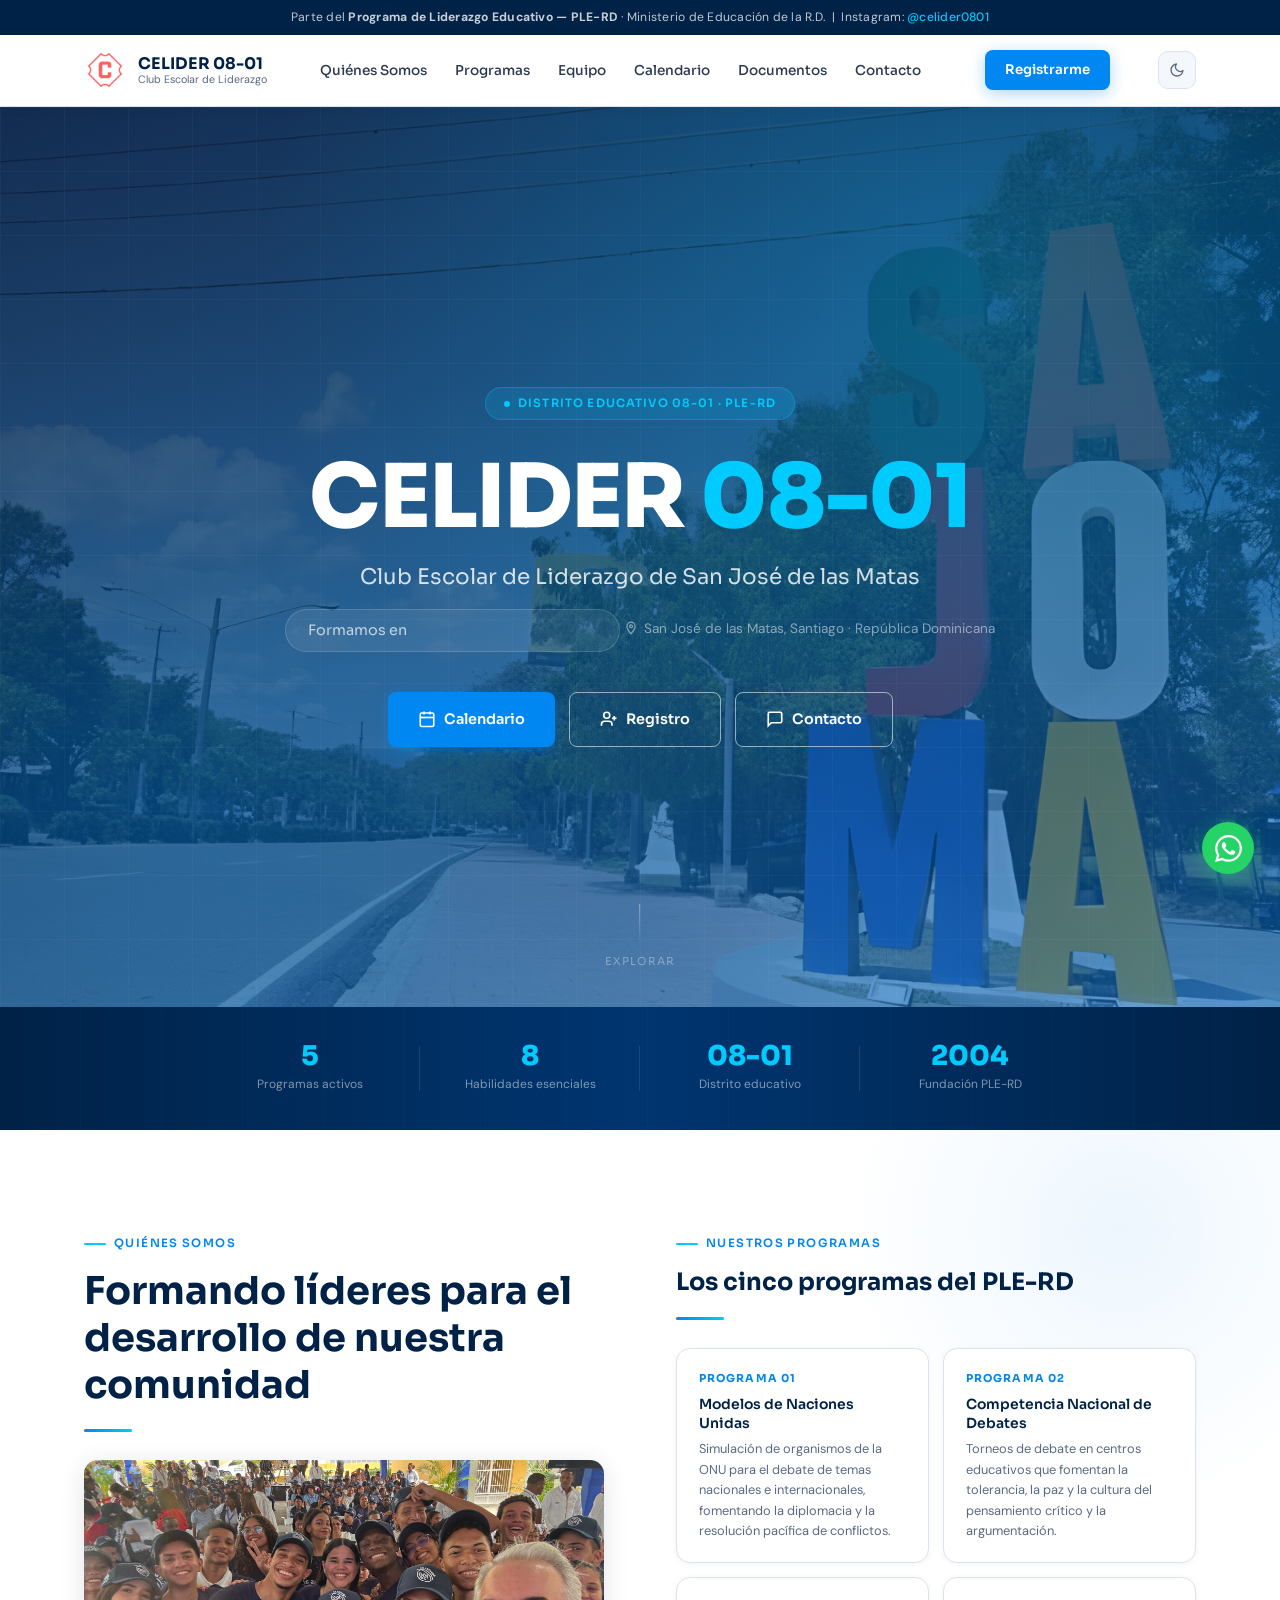
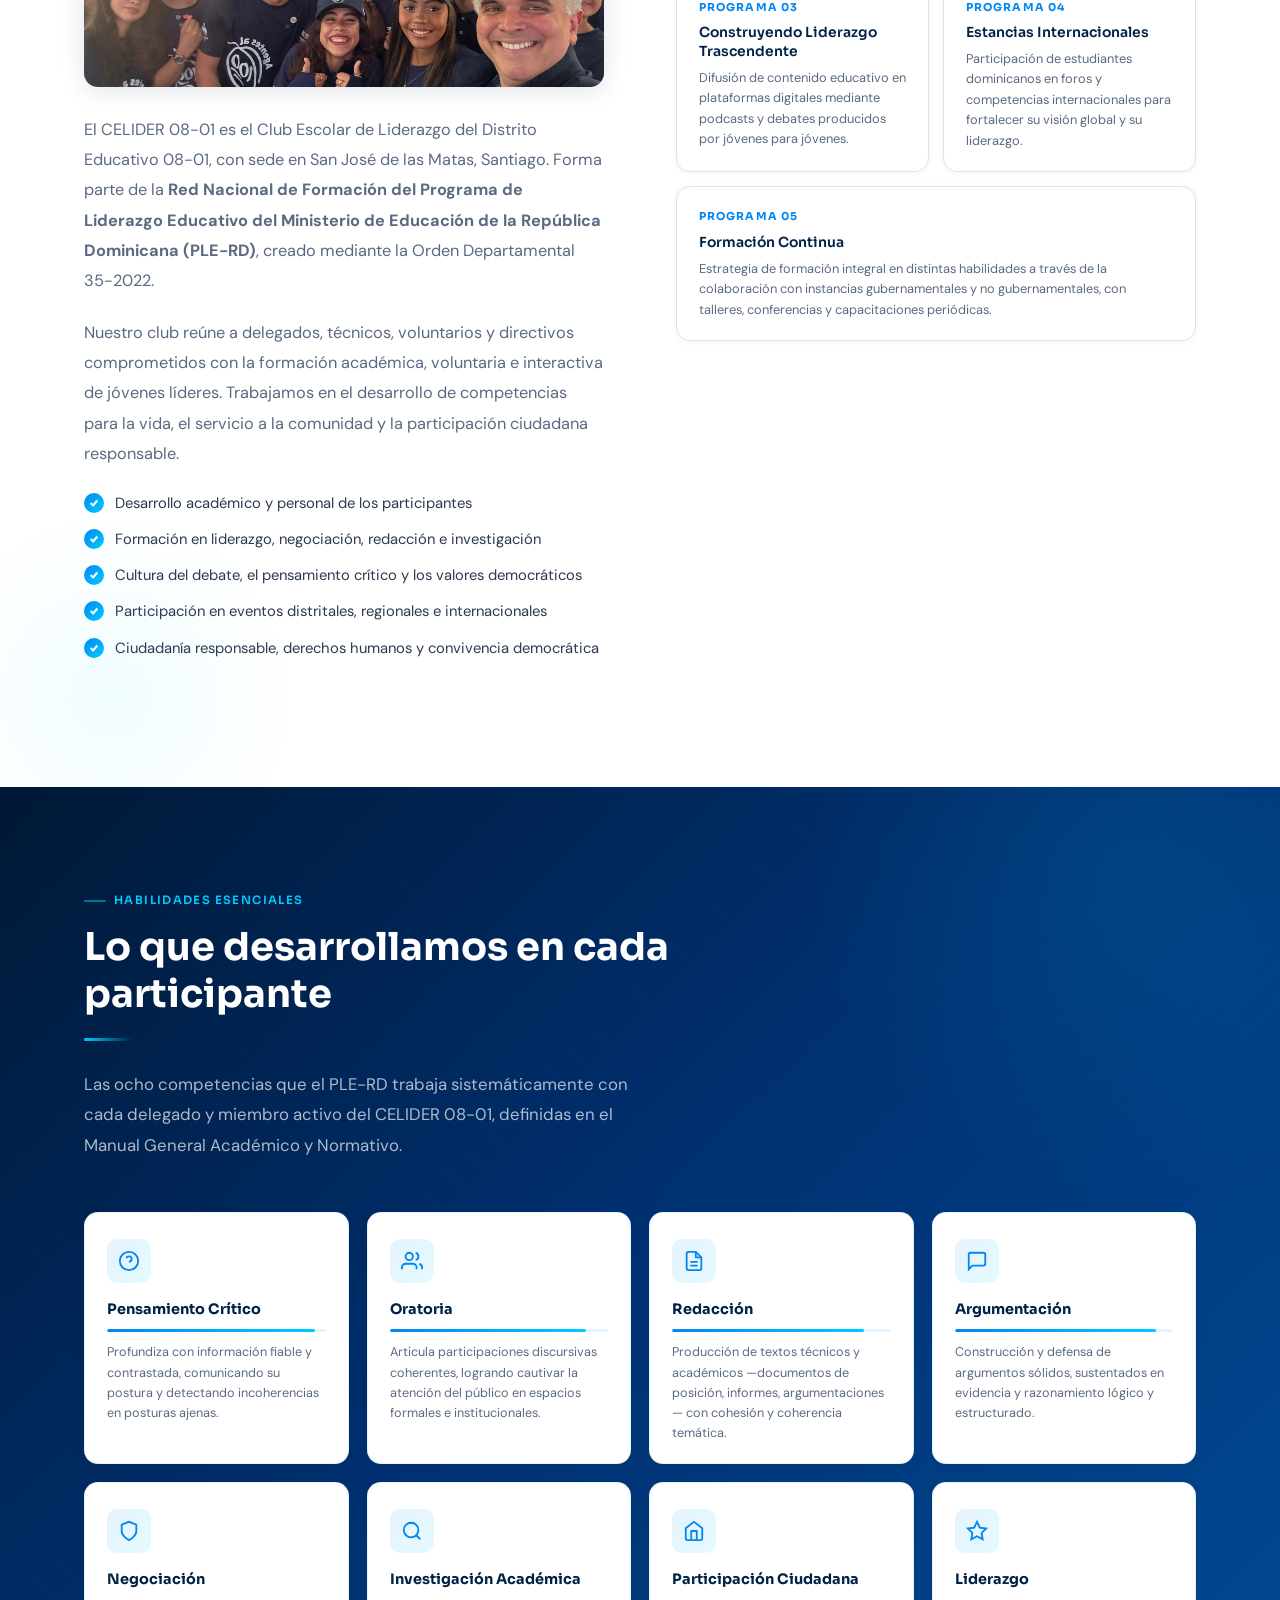
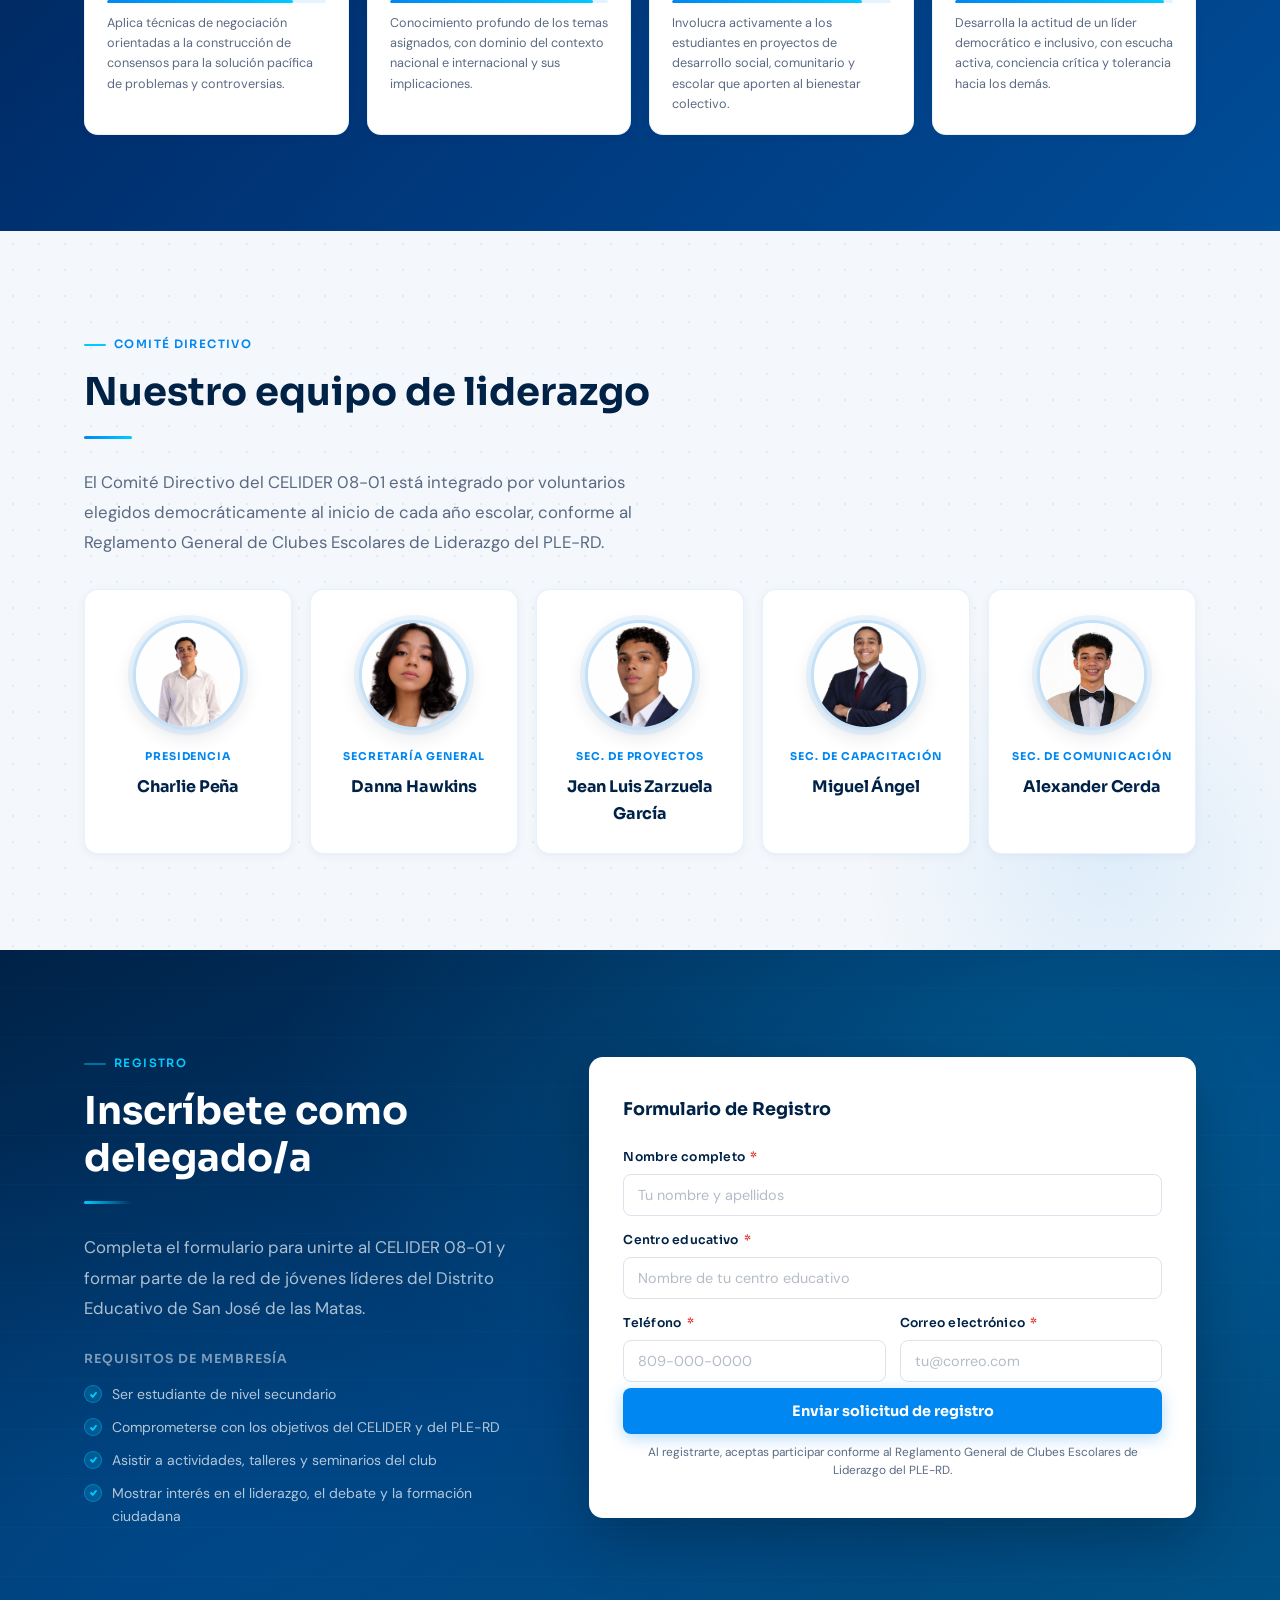
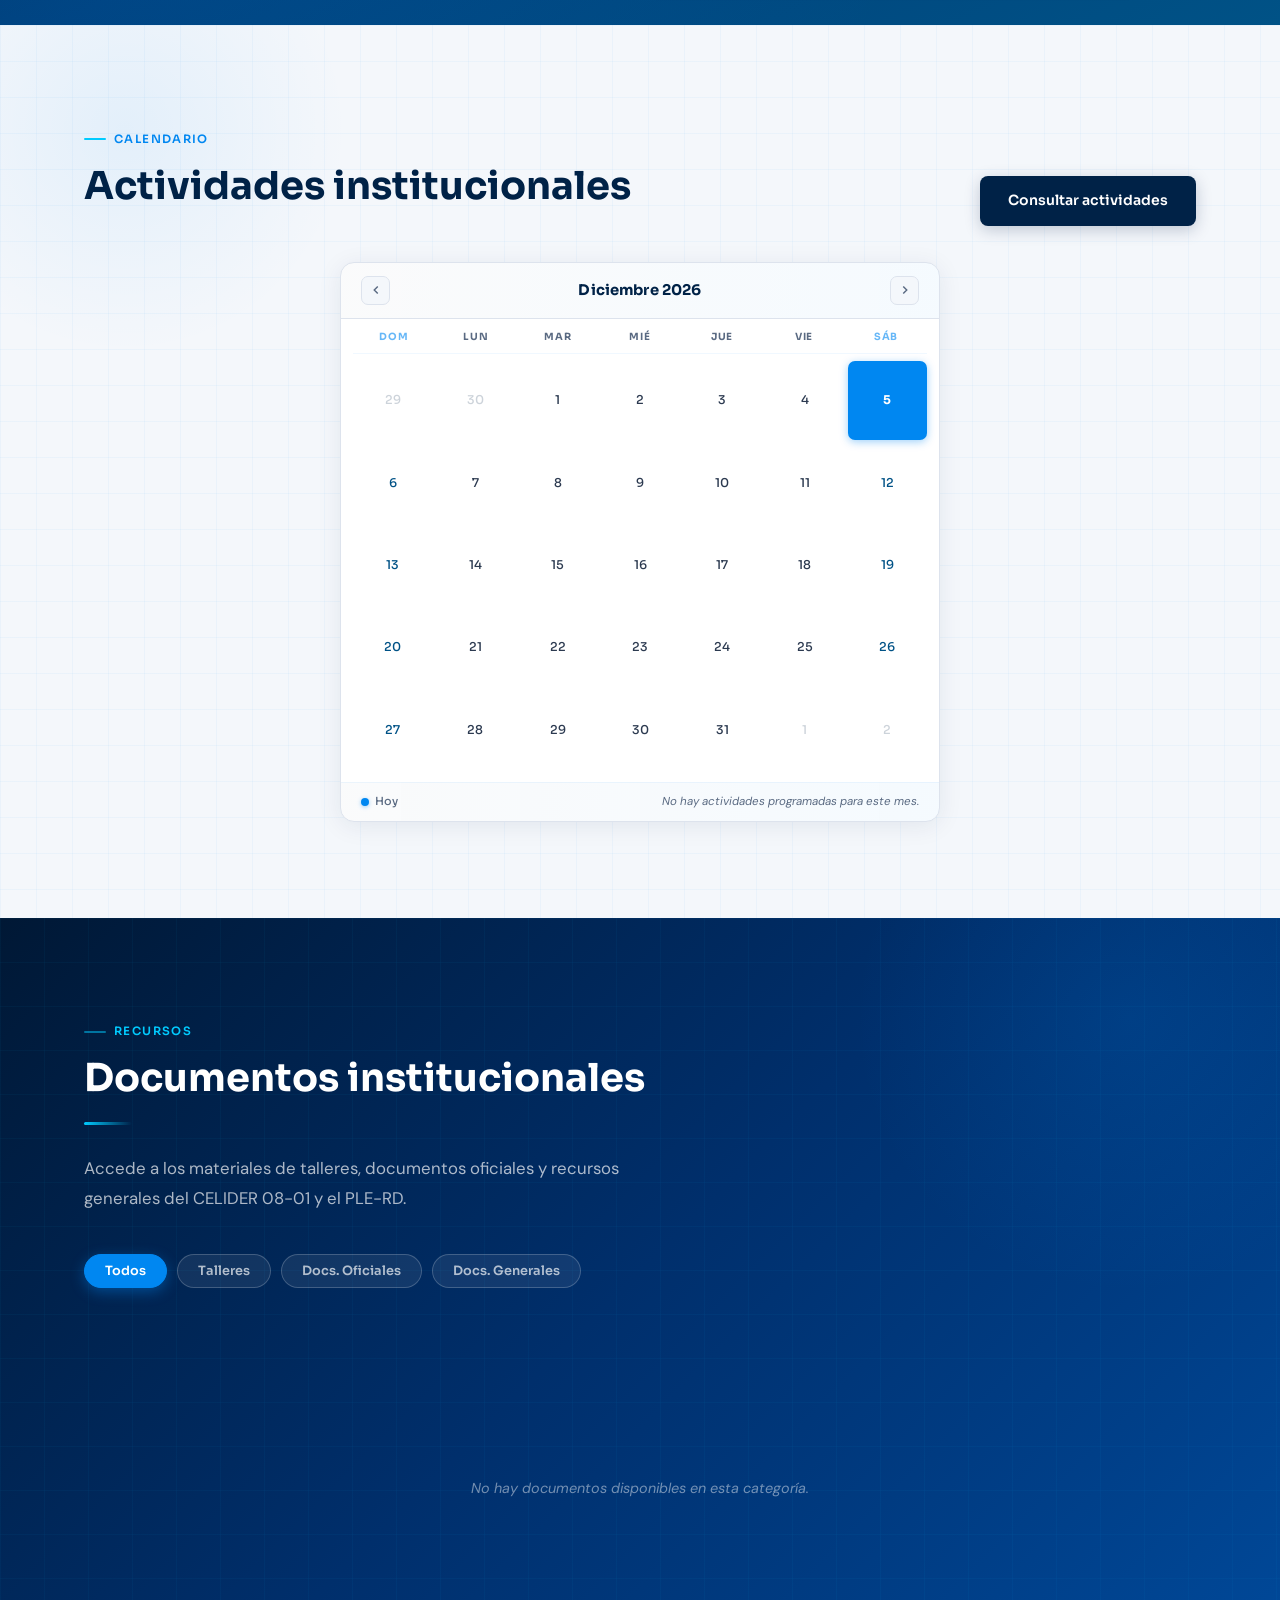
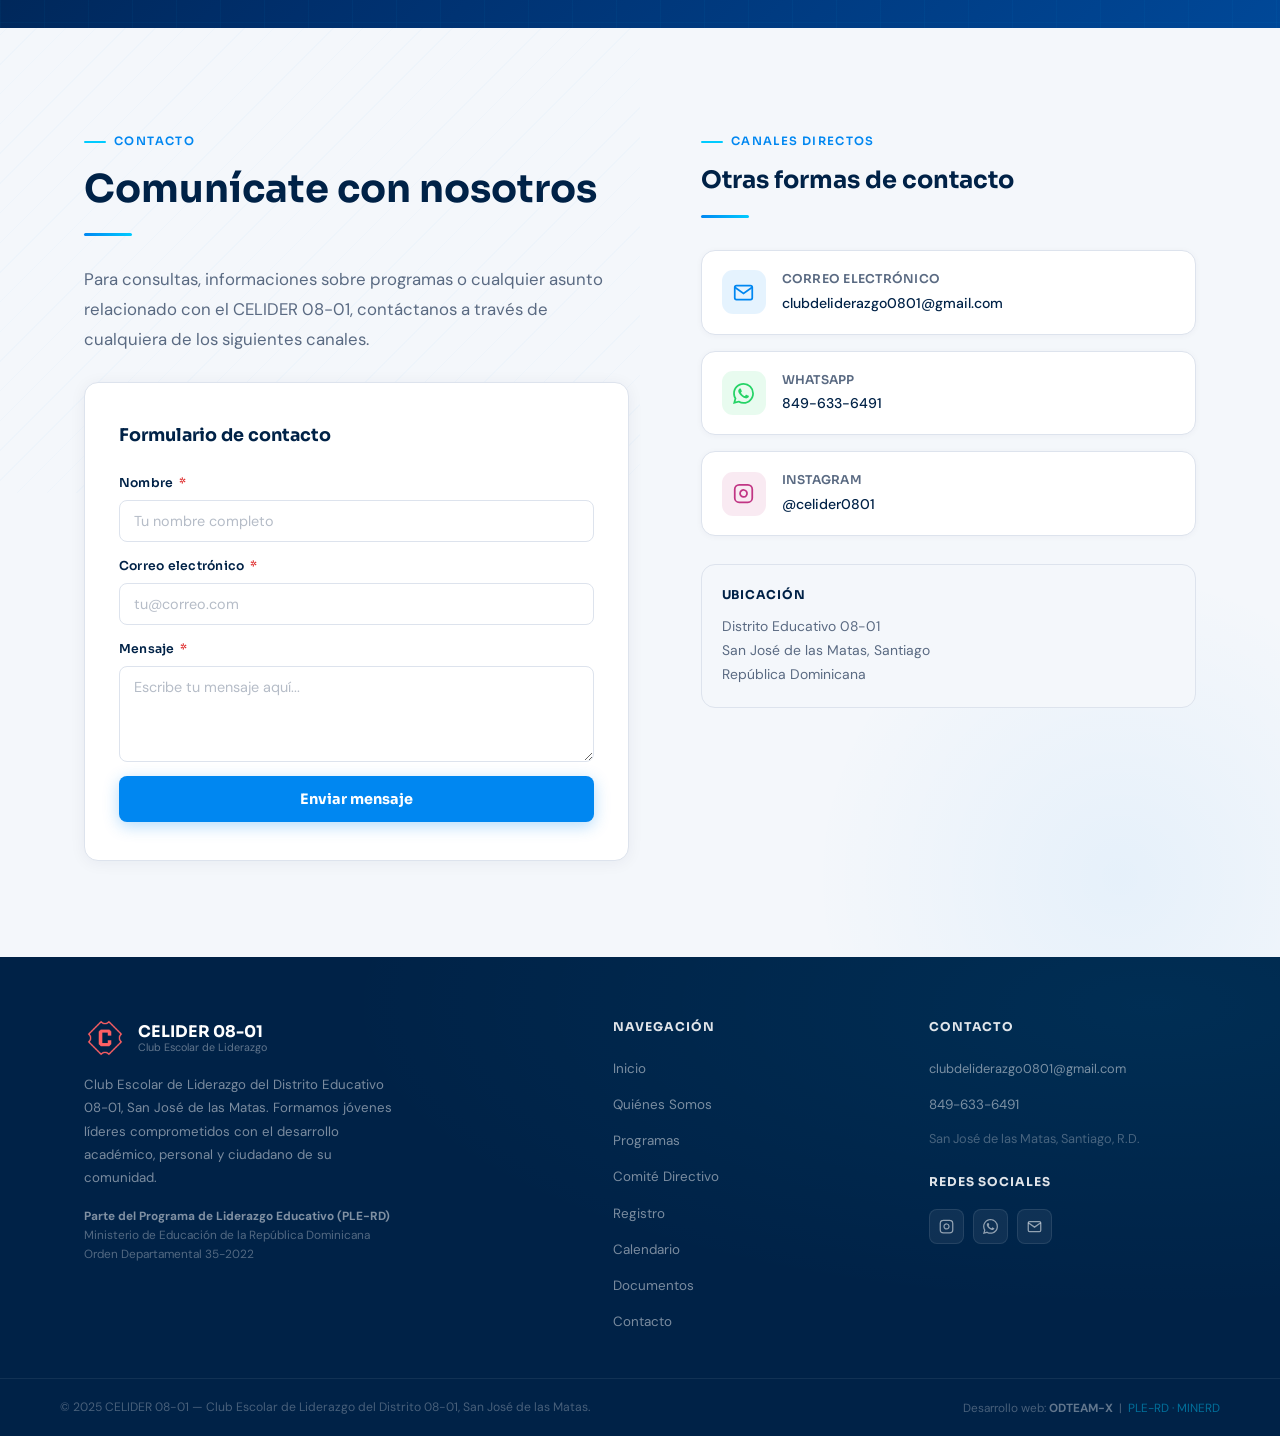
<file: index.html>
<!DOCTYPE html>
<html lang="es">
<head>
  <meta charset="UTF-8" />
  <meta name="viewport" content="width=device-width, initial-scale=1.0" />
  <title>CELIDER 08-01 — Club Escolar de Liderazgo · San José de las Matas</title>
  <meta name="description" content="CELIDER 08-01 — Club Escolar de Liderazgo del Distrito Educativo 08-01, San José de las Matas. Parte del Programa de Liderazgo Educativo del Ministerio de Educación de la República Dominicana." />
  <meta name="robots" content="index, follow" />
  <meta property="og:title" content="CELIDER 08-01 — Club Escolar de Liderazgo" />
  <meta property="og:description" content="Club Escolar de Liderazgo del Distrito 08-01, San José de las Matas, República Dominicana." />
  <meta property="og:type" content="website" />
  <!-- Favicon -->
  <link rel="icon" href="logo.png" type="image/png" />
  <link rel="apple-touch-icon" href="logo.png" />
  <link rel="preconnect" href="https://fonts.googleapis.com" />
  <link rel="preconnect" href="https://fonts.gstatic.com" crossorigin />
  <link href="https://fonts.googleapis.com/css2?family=Sora:wght@300;400;500;600;700;800&family=DM+Sans:ital,opsz,wght@0,9..40,300;0,9..40,400;0,9..40,500;0,9..40,600;1,9..40,400&display=swap" rel="stylesheet" />
  <link rel="stylesheet" href="styles.css" />
</head>
<body>

<!-- TOP BAR -->
<div class="topbar">
  Parte del <strong style="color:rgba(255,255,255,.78)">Programa de Liderazgo Educativo — PLE-RD</strong> · Ministerio de Educación de la R.D. &nbsp;|&nbsp;
  Instagram: <a href="https://instagram.com/celider0801" target="_blank" rel="noopener">@celider0801</a>
</div>

<!-- NAVBAR -->
<nav class="nav" aria-label="Navegación principal">
  <div class="nav-in">
    <a href="#inicio" class="logo">
      <div class="logo-img-wrap">
        <img src="logo.png" alt="Logo CELIDER 08-01" />
      </div>
      <div class="logo-tx">
        <span class="logo-n">CELIDER 08-01</span>
        <span class="logo-s">Club Escolar de Liderazgo</span>
      </div>
    </a>
    <div class="nav-links">
      <a href="#quienes-somos">Quiénes Somos</a>
      <a href="#habilidades">Programas</a>
      <a href="#equipo">Equipo</a>
      <a href="#calendario">Calendario</a>
      <a href="#documentos">Documentos</a>
      <a href="#contacto">Contacto</a>
    </div>
    <a href="#registro" class="btn bp nav-cta">Registrarme</a>
    <button class="theme-btn" id="themeToggle" aria-label="Cambiar tema" title="Cambiar tema">
      <svg class="icon-sun" viewBox="0 0 24 24" fill="none" stroke="currentColor" stroke-width="2" stroke-linecap="round" stroke-linejoin="round">
        <circle cx="12" cy="12" r="5"/>
        <line x1="12" y1="1" x2="12" y2="3"/><line x1="12" y1="21" x2="12" y2="23"/>
        <line x1="4.22" y1="4.22" x2="5.64" y2="5.64"/><line x1="18.36" y1="18.36" x2="19.78" y2="19.78"/>
        <line x1="1" y1="12" x2="3" y2="12"/><line x1="21" y1="12" x2="23" y2="12"/>
        <line x1="4.22" y1="19.78" x2="5.64" y2="18.36"/><line x1="18.36" y1="5.64" x2="19.78" y2="4.22"/>
      </svg>
      <svg class="icon-moon" viewBox="0 0 24 24" fill="none" stroke="currentColor" stroke-width="2" stroke-linecap="round" stroke-linejoin="round">
        <path d="M21 12.79A9 9 0 1 1 11.21 3 7 7 0 0 0 21 12.79z"/>
      </svg>
    </button>
    <button class="ham" id="ham" aria-label="Abrir menú" aria-expanded="false">
      <span></span><span></span><span></span>
    </button>
  </div>
</nav>

<!-- MOBILE MENU -->
<div class="nav-mob" id="nmob">
  <a href="#quienes-somos">Quiénes Somos</a>
  <a href="#habilidades">Programas</a>
  <a href="#equipo">Equipo</a>
  <a href="#calendario">Calendario</a>
  <a href="#documentos">Documentos</a>
  <a href="#contacto">Contacto</a>
  <a href="#registro" class="btn bp">Registrarme</a>
</div>

<main>

<!-- ══ HERO ══ -->
<section id="inicio" aria-label="Presentación">
  <div class="hero-in">
    <div class="badge">
      <span class="badge-dot"></span>
      Distrito Educativo 08-01 · PLE-RD
    </div>
    <h1 class="h-tit">CELIDER <span>08-01</span></h1>
    <p class="h-sub">Club Escolar de Liderazgo de San José de las Matas</p>

    <!-- Texto dinámico que cicla competencias -->
    <div class="h-cycle-wrap" aria-live="polite" aria-label="Competencias del club">
      <span class="h-cycle-label">Formamos en</span>
      <span class="h-cycle-word" id="heroCycle">Liderazgo</span>
    </div>

    <p class="h-loc">
      <svg viewBox="0 0 24 24" fill="none" stroke="currentColor" stroke-width="2"><path d="M12 2C8.13 2 5 5.13 5 9c0 5.25 7 13 7 13s7-7.75 7-13c0-3.87-3.13-7-7-7zm0 9.5c-1.38 0-2.5-1.12-2.5-2.5s1.12-2.5 2.5-2.5 2.5 1.12 2.5 2.5-1.12 2.5-2.5 2.5z"/></svg>
      San José de las Matas, Santiago · República Dominicana
    </p>
    <div class="h-btns">
      <a href="#calendario" class="btn bp">
        <svg width="18" height="18" viewBox="0 0 24 24" fill="none" stroke="currentColor" stroke-width="2.2"><rect x="3" y="4" width="18" height="18" rx="2"/><line x1="16" y1="2" x2="16" y2="6"/><line x1="8" y1="2" x2="8" y2="6"/><line x1="3" y1="10" x2="21" y2="10"/></svg>
        Calendario
      </a>
      <a href="#registro" class="btn bs">
        <svg width="18" height="18" viewBox="0 0 24 24" fill="none" stroke="currentColor" stroke-width="2.2"><path d="M16 21v-2a4 4 0 0 0-4-4H6a4 4 0 0 0-4 4v2"/><circle cx="9" cy="7" r="4"/><line x1="19" y1="8" x2="19" y2="14"/><line x1="22" y1="11" x2="16" y2="11"/></svg>
        Registro
      </a>
      <a href="#contacto" class="btn bs">
        <svg width="18" height="18" viewBox="0 0 24 24" fill="none" stroke="currentColor" stroke-width="2.2"><path d="M21 15a2 2 0 0 1-2 2H7l-4 4V5a2 2 0 0 1 2-2h14a2 2 0 0 1 2 2z"/></svg>
        Contacto
      </a>
    </div>
  </div>
  <div class="scroll-ind" aria-hidden="true">
    <div class="scroll-line"></div>
    <span>Explorar</span>
  </div>
</section>

<!-- STATS BAR -->
<div class="stats">
  <div class="stats-g">
    <div class="stat">
      <div class="stat-n" data-target="5">5</div>
      <div class="stat-l">Programas activos</div>
    </div>
    <div class="stat">
      <div class="stat-n" data-target="8">8</div>
      <div class="stat-l">Habilidades esenciales</div>
    </div>
    <div class="stat">
      <div class="stat-n">08-01</div>
      <div class="stat-l">Distrito educativo</div>
    </div>
    <div class="stat">
      <div class="stat-n" data-target="2004">2004</div>
      <div class="stat-l">Fundación PLE-RD</div>
    </div>
  </div>
</div>

<!-- ══ QUIÉNES SOMOS ══ -->
<section id="quienes-somos" class="sec">
  <div class="c">
    <div class="qs-g">
      <div class="an">
        <span class="etiq">Quiénes Somos</span>
        <h2 class="tit">Formando líderes para el desarrollo de nuestra comunidad</h2>
        <div class="sep"></div>

        <!-- Fotografía del club -->
        <div class="img-qs-wrap an">
          <img src="celider0801.jpg" alt="Fotografía del CELIDER 08-01" class="img-qs-real" />
        </div>

        <p class="qs-p">El CELIDER 08-01 es el Club Escolar de Liderazgo del Distrito Educativo 08-01, con sede en San José de las Matas, Santiago. Forma parte de la <strong>Red Nacional de Formación del Programa de Liderazgo Educativo del Ministerio de Educación de la República Dominicana (PLE-RD)</strong>, creado mediante la Orden Departamental 35-2022.</p>
        <p class="qs-p">Nuestro club reúne a delegados, técnicos, voluntarios y directivos comprometidos con la formación académica, voluntaria e interactiva de jóvenes líderes. Trabajamos en el desarrollo de competencias para la vida, el servicio a la comunidad y la participación ciudadana responsable.</p>
        <ul class="qs-ul">
          <li class="qs-li">
            <div class="qs-ck"><svg viewBox="0 0 12 12" fill="none" stroke="white" stroke-width="2.5"><polyline points="2,6 5,9 10,3"/></svg></div>
            <span>Desarrollo académico y personal de los participantes</span>
          </li>
          <li class="qs-li">
            <div class="qs-ck"><svg viewBox="0 0 12 12" fill="none" stroke="white" stroke-width="2.5"><polyline points="2,6 5,9 10,3"/></svg></div>
            <span>Formación en liderazgo, negociación, redacción e investigación</span>
          </li>
          <li class="qs-li">
            <div class="qs-ck"><svg viewBox="0 0 12 12" fill="none" stroke="white" stroke-width="2.5"><polyline points="2,6 5,9 10,3"/></svg></div>
            <span>Cultura del debate, el pensamiento crítico y los valores democráticos</span>
          </li>
          <li class="qs-li">
            <div class="qs-ck"><svg viewBox="0 0 12 12" fill="none" stroke="white" stroke-width="2.5"><polyline points="2,6 5,9 10,3"/></svg></div>
            <span>Participación en eventos distritales, regionales e internacionales</span>
          </li>
          <li class="qs-li">
            <div class="qs-ck"><svg viewBox="0 0 12 12" fill="none" stroke="white" stroke-width="2.5"><polyline points="2,6 5,9 10,3"/></svg></div>
            <span>Ciudadanía responsable, derechos humanos y convivencia democrática</span>
          </li>
        </ul>
      </div>
      <div class="an d2">
        <span class="etiq">Nuestros Programas</span>
        <h3 class="tit" style="font-size:1.5rem">Los cinco programas del PLE-RD</h3>
        <div class="sep"></div>
        <div class="prog-g">
          <div class="prog">
            <div class="prog-n">Programa 01</div>
            <div class="prog-t">Modelos de Naciones Unidas</div>
            <div class="prog-d">Simulación de organismos de la ONU para el debate de temas nacionales e internacionales, fomentando la diplomacia y la resolución pacífica de conflictos.</div>
          </div>
          <div class="prog">
            <div class="prog-n">Programa 02</div>
            <div class="prog-t">Competencia Nacional de Debates</div>
            <div class="prog-d">Torneos de debate en centros educativos que fomentan la tolerancia, la paz y la cultura del pensamiento crítico y la argumentación.</div>
          </div>
          <div class="prog">
            <div class="prog-n">Programa 03</div>
            <div class="prog-t">Construyendo Liderazgo Trascendente</div>
            <div class="prog-d">Difusión de contenido educativo en plataformas digitales mediante podcasts y debates producidos por jóvenes para jóvenes.</div>
          </div>
          <div class="prog">
            <div class="prog-n">Programa 04</div>
            <div class="prog-t">Estancias Internacionales</div>
            <div class="prog-d">Participación de estudiantes dominicanos en foros y competencias internacionales para fortalecer su visión global y su liderazgo.</div>
          </div>
          <div class="prog prog-f">
            <div class="prog-n">Programa 05</div>
            <div class="prog-t">Formación Continua</div>
            <div class="prog-d">Estrategia de formación integral en distintas habilidades a través de la colaboración con instancias gubernamentales y no gubernamentales, con talleres, conferencias y capacitaciones periódicas.</div>
          </div>
        </div>
      </div>
    </div>
  </div>
</section>

<!-- ══ HABILIDADES ══ -->
<section id="habilidades" class="sec">
  <div class="c">
    <div class="an" style="max-width:640px;margin-bottom:52px">
      <span class="etiq">Habilidades Esenciales</span>
      <h2 class="tit">Lo que desarrollamos en cada participante</h2>
      <div class="sep"></div>
      <p class="sub">Las ocho competencias que el PLE-RD trabaja sistemáticamente con cada delegado y miembro activo del CELIDER 08-01, definidas en el Manual General Académico y Normativo.</p>
    </div>
    <div class="hab-g">
      <div class="hab an d1" data-level="95">
        <div class="hab-ic"><svg viewBox="0 0 24 24" fill="none" stroke="currentColor" stroke-width="2"><circle cx="12" cy="12" r="10"/><path d="M9.09 9a3 3 0 0 1 5.83 1c0 2-3 3-3 3"/><line x1="12" y1="17" x2="12.01" y2="17"/></svg></div>
        <div class="hab-n">Pensamiento Crítico</div>
        <div class="hab-bar"><div class="hab-bar-fill"></div></div>
        <div class="hab-d">Profundiza con información fiable y contrastada, comunicando su postura y detectando incoherencias en posturas ajenas.</div>
      </div>
      <div class="hab an d2" data-level="90">
        <div class="hab-ic"><svg viewBox="0 0 24 24" fill="none" stroke="currentColor" stroke-width="2"><path d="M17 21v-2a4 4 0 0 0-4-4H5a4 4 0 0 0-4 4v2"/><circle cx="9" cy="7" r="4"/><path d="M23 21v-2a4 4 0 0 0-3-3.87"/><path d="M16 3.13a4 4 0 0 1 0 7.75"/></svg></div>
        <div class="hab-n">Oratoria</div>
        <div class="hab-bar"><div class="hab-bar-fill"></div></div>
        <div class="hab-d">Articula participaciones discursivas coherentes, logrando cautivar la atención del público en espacios formales e institucionales.</div>
      </div>
      <div class="hab an d3" data-level="88">
        <div class="hab-ic"><svg viewBox="0 0 24 24" fill="none" stroke="currentColor" stroke-width="2"><path d="M14 2H6a2 2 0 0 0-2 2v16a2 2 0 0 0 2 2h12a2 2 0 0 0 2-2V8z"/><polyline points="14 2 14 8 20 8"/><line x1="16" y1="13" x2="8" y2="13"/><line x1="16" y1="17" x2="8" y2="17"/></svg></div>
        <div class="hab-n">Redacción</div>
        <div class="hab-bar"><div class="hab-bar-fill"></div></div>
        <div class="hab-d">Producción de textos técnicos y académicos —documentos de posición, informes, argumentaciones— con cohesión y coherencia temática.</div>
      </div>
      <div class="hab an d4" data-level="92">
        <div class="hab-ic"><svg viewBox="0 0 24 24" fill="none" stroke="currentColor" stroke-width="2"><path d="M21 15a2 2 0 0 1-2 2H7l-4 4V5a2 2 0 0 1 2-2h14a2 2 0 0 1 2 2z"/></svg></div>
        <div class="hab-n">Argumentación</div>
        <div class="hab-bar"><div class="hab-bar-fill"></div></div>
        <div class="hab-d">Construcción y defensa de argumentos sólidos, sustentados en evidencia y razonamiento lógico y estructurado.</div>
      </div>
      <div class="hab an d1" data-level="85">
        <div class="hab-ic"><svg viewBox="0 0 24 24" fill="none" stroke="currentColor" stroke-width="2"><path d="M12 22s8-4 8-10V5l-8-3-8 3v7c0 6 8 10 8 10z"/></svg></div>
        <div class="hab-n">Negociación</div>
        <div class="hab-bar"><div class="hab-bar-fill"></div></div>
        <div class="hab-d">Aplica técnicas de negociación orientadas a la construcción de consensos para la solución pacífica de problemas y controversias.</div>
      </div>
      <div class="hab an d2" data-level="93">
        <div class="hab-ic"><svg viewBox="0 0 24 24" fill="none" stroke="currentColor" stroke-width="2"><circle cx="11" cy="11" r="8"/><line x1="21" y1="21" x2="16.65" y2="16.65"/></svg></div>
        <div class="hab-n">Investigación Académica</div>
        <div class="hab-bar"><div class="hab-bar-fill"></div></div>
        <div class="hab-d">Conocimiento profundo de los temas asignados, con dominio del contexto nacional e internacional y sus implicaciones.</div>
      </div>
      <div class="hab an d3" data-level="87">
        <div class="hab-ic"><svg viewBox="0 0 24 24" fill="none" stroke="currentColor" stroke-width="2"><path d="M3 9l9-7 9 7v11a2 2 0 0 1-2 2H5a2 2 0 0 1-2-2z"/><polyline points="9 22 9 12 15 12 15 22"/></svg></div>
        <div class="hab-n">Participación Ciudadana</div>
        <div class="hab-bar"><div class="hab-bar-fill"></div></div>
        <div class="hab-d">Involucra activamente a los estudiantes en proyectos de desarrollo social, comunitario y escolar que aporten al bienestar colectivo.</div>
      </div>
      <div class="hab an d4" data-level="96">
        <div class="hab-ic"><svg viewBox="0 0 24 24" fill="none" stroke="currentColor" stroke-width="2"><polygon points="12 2 15.09 8.26 22 9.27 17 14.14 18.18 21.02 12 17.77 5.82 21.02 7 14.14 2 9.27 8.91 8.26 12 2"/></svg></div>
        <div class="hab-n">Liderazgo</div>
        <div class="hab-bar"><div class="hab-bar-fill"></div></div>
        <div class="hab-d">Desarrolla la actitud de un líder democrático e inclusivo, con escucha activa, conciencia crítica y tolerancia hacia los demás.</div>
      </div>
    </div>
  </div>
</section>

<!-- ══ EQUIPO ══ -->
<section id="equipo" class="sec" style="background:var(--gb)">
  <div class="c">
    <div class="an" style="max-width:600px;margin-bottom:32px">
      <span class="etiq">Comité Directivo</span>
      <h2 class="tit">Nuestro equipo de liderazgo</h2>
      <div class="sep"></div>
      <p class="sub">El Comité Directivo del CELIDER 08-01 está integrado por voluntarios elegidos democráticamente al inicio de cada año escolar, conforme al Reglamento General de Clubes Escolares de Liderazgo del PLE-RD.</p>
    </div>
    <div class="eq-g">

      <div class="eq an d1">
        <div class="eq-av">
          <img src="charlie.jpeg" alt="Presidencia" />
        </div>
        <div class="eq-c">Presidencia</div>
        <div class="eq-nm">Charlie Peña</div>
      </div>

      <div class="eq an d2">
        <div class="eq-av">
          <img src="danna.jpeg" alt="Secretaría General" />
        </div>
        <div class="eq-c">Secretaría General</div>
        <div class="eq-nm eq-nm">Danna Hawkins</div>
      </div>

      <div class="eq an d3">
        <div class="eq-av">
          <img src="jean.jpeg" alt="Sec. de Proyectos" />
        </div>
        <div class="eq-c">Sec. de Proyectos</div>
        <div class="eq-nm">Jean Luis Zarzuela García</div>
      </div>

      <div class="eq an d4">
        <div class="eq-av">
          <img src="titico.jpeg" alt="Sec. de Capacitación" />
        </div>
        <div class="eq-c">Sec. de Capacitación</div>
        <div class="eq-nm">Miguel Ángel</div>
      </div>

      <div class="eq an d1">
        <div class="eq-av">
          <img src="alex.jpeg" alt="Sec. de Comunicación" />
        </div>
        <div class="eq-c">Sec. de Comunicación</div>
        <div class="eq-nm">Alexander Cerda</div>
      </div>

    </div>
  </div>
</section>

<!-- ══ REGISTRO ══ -->
<section id="registro" class="sec">
  <div class="c">
    <div class="reg-g">
      <div class="reg-info an">
        <span class="etiq">Registro</span>
        <h2 class="tit">Inscríbete como delegado/a</h2>
        <div class="sep"></div>
        <p class="sub">Completa el formulario para unirte al CELIDER 08-01 y formar parte de la red de jóvenes líderes del Distrito Educativo de San José de las Matas.</p>
        <div class="req-ul">
          <p style="font-size:.78rem;color:rgba(255,255,255,.5);text-transform:uppercase;letter-spacing:.08em;font-family:var(--fd);font-weight:600;margin-bottom:4px">Requisitos de membresía</p>
          <div class="req-li"><div class="req-ic"><svg viewBox="0 0 12 12" fill="none" stroke="currentColor" stroke-width="2.5"><polyline points="2,6 5,9 10,3"/></svg></div><span>Ser estudiante de nivel secundario</span></div>
          <div class="req-li"><div class="req-ic"><svg viewBox="0 0 12 12" fill="none" stroke="currentColor" stroke-width="2.5"><polyline points="2,6 5,9 10,3"/></svg></div><span>Comprometerse con los objetivos del CELIDER y del PLE-RD</span></div>
          <div class="req-li"><div class="req-ic"><svg viewBox="0 0 12 12" fill="none" stroke="currentColor" stroke-width="2.5"><polyline points="2,6 5,9 10,3"/></svg></div><span>Asistir a actividades, talleres y seminarios del club</span></div>
          <div class="req-li"><div class="req-ic"><svg viewBox="0 0 12 12" fill="none" stroke="currentColor" stroke-width="2.5"><polyline points="2,6 5,9 10,3"/></svg></div><span>Mostrar interés en el liderazgo, el debate y la formación ciudadana</span></div>
        </div>
      </div>
      <div class="fwrap an d2">
        <p class="ftit">Formulario de Registro</p>
        <form id="freg" novalidate>
          <div class="fg">
            <div class="ff full">
              <label class="fl" for="rn">Nombre completo <span>*</span></label>
              <input type="text" id="rn" class="fi" placeholder="Tu nombre y apellidos" required autocomplete="name"/>
            </div>
            <div class="ff full">
              <label class="fl" for="rc">Centro educativo <span>*</span></label>
              <input type="text" id="rc" class="fi" placeholder="Nombre de tu centro educativo" required/>
            </div>
            <div class="ff">
              <label class="fl" for="rt">Teléfono <span>*</span></label>
              <input type="tel" id="rt" class="fi" placeholder="809-000-0000" required autocomplete="tel"/>
            </div>
            <div class="ff">
              <label class="fl" for="re">Correo electrónico <span>*</span></label>
              <input type="email" id="re" class="fi" placeholder="tu@correo.com" required autocomplete="email"/>
            </div>
          </div>
          <button type="submit" class="fsub">Enviar solicitud de registro</button>
          <p class="fnota">Al registrarte, aceptas participar conforme al Reglamento General de Clubes Escolares de Liderazgo del PLE-RD.</p>
          <div class="fok" id="regok">
            <div class="fok-icon">
              <svg viewBox="0 0 24 24" fill="none" stroke="currentColor" stroke-width="2.5"><circle cx="12" cy="12" r="10"/><polyline points="9 12 11 14 15 10"/></svg>
            </div>
            <p>¡Solicitud enviada! Nos pondremos en contacto contigo a través del correo o teléfono indicado.</p>
          </div>
        </form>
      </div>
    </div>
  </div>
</section>

<!-- ══ CALENDARIO ══ -->
<section id="calendario" class="sec" style="background:var(--gb)">
  <div class="c">
    <div class="cal-hd">
      <div class="an">
        <span class="etiq">Calendario</span>
        <h2 class="tit">Actividades institucionales</h2>
      </div>
      <div class="an d2">
        <a href="https://wa.me/18496336491?text=Hola,%20quisiera%20información%20sobre%20las%20próximas%20actividades%20del%20CELIDER%2008-01." target="_blank" rel="noopener" class="btn bo">Consultar actividades</a>
      </div>
    </div>

    <!-- CALENDARIO FUNCIONAL -->
    <div class="cal-widget an">
      <div class="cal-top">
        <button class="cal-nav-btn" id="cal-prev" aria-label="Mes anterior">
          <svg viewBox="0 0 24 24" fill="none" stroke="currentColor" stroke-width="2.5"><polyline points="15 18 9 12 15 6"/></svg>
        </button>
        <span class="cal-month-label" id="cal-month-label"></span>
        <button class="cal-nav-btn" id="cal-next" aria-label="Mes siguiente">
          <svg viewBox="0 0 24 24" fill="none" stroke="currentColor" stroke-width="2.5"><polyline points="9 18 15 12 9 6"/></svg>
        </button>
      </div>
      <div class="cal-grid">
        <div class="cal-days-grid-wrap">
          <div class="cal-weekday weekend">Dom</div>
          <div class="cal-weekday">Lun</div>
          <div class="cal-weekday">Mar</div>
          <div class="cal-weekday">Mié</div>
          <div class="cal-weekday">Jue</div>
          <div class="cal-weekday">Vie</div>
          <div class="cal-weekday weekend">Sáb</div>
        </div>
        <div class="cal-days-grid" id="cal-days"></div>
      </div>
      <div class="cal-legend">
        <div class="cal-legend-item">
          <span class="cal-dot today-dot"></span>
          Hoy
        </div>
        <p class="cal-no-events" id="cal-no-events"></p>
      </div>
    </div>

  </div>
</section>

<!-- ══ DOCUMENTOS ══ -->
<section id="documentos" class="sec">
  <div class="c">
    <div class="an" style="max-width:640px;margin-bottom:40px">
      <span class="etiq">Recursos</span>
      <h2 class="tit">Documentos institucionales</h2>
      <div class="sep"></div>
      <p class="sub">Accede a los materiales de talleres, documentos oficiales y recursos generales del CELIDER 08-01 y el PLE-RD.</p>
    </div>

    <!-- Filtros de categoría -->
    <div class="doc-filters an" id="doc-filters">
      <button class="doc-filter-btn active" data-cat="all">Todos</button>
      <button class="doc-filter-btn" data-cat="talleres">Talleres</button>
      <button class="doc-filter-btn" data-cat="oficiales">Docs. Oficiales</button>
      <button class="doc-filter-btn" data-cat="generales">Docs. Generales</button>
    </div>

    <!-- Grid de documentos -->
    <div class="doc-grid an" id="doc-grid">
      <!-- Estado de carga -->
      <div class="doc-loading" id="doc-loading">
        <div class="doc-spin"></div>
        <p>Cargando documentos…</p>
      </div>
    </div>

    <!-- Estado vacío -->
    <p class="doc-empty" id="doc-empty" style="display:none">No hay documentos disponibles en esta categoría.</p>
  </div>
</section>

<!-- ══ CONTACTO ══ -->
<section id="contacto" class="sec">
  <div class="c">
    <div class="cont-g">
      <div class="an">
        <span class="etiq">Contacto</span>
        <h2 class="tit">Comunícate con nosotros</h2>
        <div class="sep"></div>
        <p class="sub" style="margin-bottom:28px">Para consultas, informaciones sobre programas o cualquier asunto relacionado con el CELIDER 08-01, contáctanos a través de cualquiera de los siguientes canales.</p>
        <div class="cont-fw">
          <p class="ftit">Formulario de contacto</p>
          <form id="fcont" novalidate>
            <div class="fg">
              <div class="ff full">
                <label class="fl" for="cn">Nombre <span>*</span></label>
                <input type="text" id="cn" class="fi" placeholder="Tu nombre completo" required/>
              </div>
              <div class="ff full">
                <label class="fl" for="ce">Correo electrónico <span>*</span></label>
                <input type="email" id="ce" class="fi" placeholder="tu@correo.com" required/>
              </div>
              <div class="ff full">
                <label class="fl" for="cm">Mensaje <span>*</span></label>
                <textarea id="cm" class="fi" rows="4" placeholder="Escribe tu mensaje aquí..." required style="resize:vertical;min-height:96px"></textarea>
              </div>
            </div>
            <button type="submit" class="fsub" style="margin-top:14px">Enviar mensaje</button>
            <div class="fok" id="contok">
              <div class="fok-icon">
                <svg viewBox="0 0 24 24" fill="none" stroke="currentColor" stroke-width="2.5"><circle cx="12" cy="12" r="10"/><polyline points="9 12 11 14 15 10"/></svg>
              </div>
              <p>¡Mensaje recibido! Te responderemos al correo indicado a la brevedad posible.</p>
            </div>
          </form>
        </div>
      </div>
      <div class="an d2">
        <span class="etiq">Canales directos</span>
        <h3 class="tit" style="font-size:1.5rem">Otras formas de contacto</h3>
        <div class="sep"></div>
        <div class="canales">
          <a href="mailto:clubdeliderazgo0801@gmail.com" class="canal">
            <div class="can-ic mail-bg"><svg viewBox="0 0 24 24" fill="none" stroke="currentColor" stroke-width="2"><path d="M4 4h16c1.1 0 2 .9 2 2v12c0 1.1-.9 2-2 2H4c-1.1 0-2-.9-2-2V6c0-1.1.9-2 2-2z"/><polyline points="22,6 12,13 2,6"/></svg></div>
            <div>
              <div class="can-l">Correo electrónico</div>
              <div class="can-v">clubdeliderazgo0801@gmail.com</div>
            </div>
          </a>
          <a href="https://wa.me/18496336491?text=Hola,%20me%20comunico%20desde%20el%20sitio%20web%20del%20CELIDER%2008-01." target="_blank" rel="noopener" class="canal">
            <div class="can-ic wa-bg"><svg viewBox="0 0 24 24" fill="currentColor"><path d="M17.472 14.382c-.297-.149-1.758-.867-2.03-.967-.273-.099-.471-.148-.67.15-.197.297-.767.966-.94 1.164-.173.199-.347.223-.644.075-.297-.15-1.255-.463-2.39-1.475-.883-.788-1.48-1.761-1.653-2.059-.173-.297-.018-.458.13-.606.134-.133.298-.347.446-.52.149-.174.198-.298.298-.497.099-.198.05-.371-.025-.52-.075-.149-.669-1.612-.916-2.207-.242-.579-.487-.5-.669-.51-.173-.008-.371-.01-.57-.01-.198 0-.52.074-.792.372-.272.297-1.04 1.016-1.04 2.479 0 1.462 1.065 2.875 1.213 3.074.149.198 2.096 3.2 5.077 4.487.709.306 1.262.489 1.694.625.712.227 1.36.195 1.871.118.571-.085 1.758-.719 2.006-1.413.248-.694.248-1.289.173-1.413-.074-.124-.272-.198-.57-.347m-5.421 7.403h-.004a9.87 9.87 0 0 1-5.031-1.378l-.361-.214-3.741.982.998-3.648-.235-.374a9.86 9.86 0 0 1-1.51-5.26c.001-5.45 4.436-9.884 9.888-9.884 2.64 0 5.122 1.03 6.988 2.898a9.825 9.825 0 0 1 2.893 6.994c-.003 5.45-4.437 9.884-9.885 9.884m8.413-18.297A11.815 11.815 0 0 0 12.05 0C5.495 0 .16 5.335.157 11.892c0 2.096.547 4.142 1.588 5.945L.057 24l6.305-1.654a11.882 11.882 0 0 0 5.683 1.448h.005c6.554 0 11.89-5.335 11.893-11.893a11.821 11.821 0 0 0-3.48-8.413z"/></svg></div>
            <div>
              <div class="can-l">WhatsApp</div>
              <div class="can-v">849-633-6491</div>
            </div>
          </a>
          <a href="https://instagram.com/celider0801" target="_blank" rel="noopener" class="canal">
            <div class="can-ic ig-bg"><svg viewBox="0 0 24 24" fill="none" stroke="currentColor" stroke-width="2"><rect x="2" y="2" width="20" height="20" rx="5" ry="5"/><path d="M16 11.37A4 4 0 1 1 12.63 8 4 4 0 0 1 16 11.37z"/><line x1="17.5" y1="6.5" x2="17.51" y2="6.5"/></svg></div>
            <div>
              <div class="can-l">Instagram</div>
              <div class="can-v">@celider0801</div>
            </div>
          </a>
        </div>
        <div style="margin-top:28px;padding:20px;background:var(--gb);border-radius:var(--radl);border:1px solid var(--gl)">
          <p style="font-family:var(--fd);font-size:.76rem;font-weight:700;color:var(--a1);text-transform:uppercase;letter-spacing:.06em;margin-bottom:8px">Ubicación</p>
          <p style="font-size:.87rem;color:var(--gt);line-height:1.75">Distrito Educativo 08-01<br>San José de las Matas, Santiago<br>República Dominicana</p>
        </div>
      </div>
    </div>
  </div>
</section>

</main>

<!-- FOOTER -->
<footer>
  <div class="ft-top">
    <div class="c">
      <div class="ft-g">
        <div>
          <div class="logo">
            <div class="logo-img-wrap">
              <img src="logo.png" alt="Logo CELIDER 08-01" />
            </div>
            <div class="logo-tx">
              <span class="logo-n" style="color:var(--w)">CELIDER 08-01</span>
              <span class="logo-s" style="color:rgba(255,255,255,.38)">Club Escolar de Liderazgo</span>
            </div>
          </div>
          <p class="ft-desc">Club Escolar de Liderazgo del Distrito Educativo 08-01, San José de las Matas. Formamos jóvenes líderes comprometidos con el desarrollo académico, personal y ciudadano de su comunidad.</p>
          <p class="ft-ple"><strong>Parte del Programa de Liderazgo Educativo (PLE-RD)</strong><br>Ministerio de Educación de la República Dominicana<br>Orden Departamental 35-2022</p>
        </div>
        <div>
          <p class="ft-htit">Navegación</p>
          <ul class="ft-links">
            <li><a href="#inicio">Inicio</a></li>
            <li><a href="#quienes-somos">Quiénes Somos</a></li>
            <li><a href="#habilidades">Programas</a></li>
            <li><a href="#equipo">Comité Directivo</a></li>
            <li><a href="#registro">Registro</a></li>
            <li><a href="#calendario">Calendario</a></li>
            <li><a href="#documentos">Documentos</a></li>
            <li><a href="#contacto">Contacto</a></li>
          </ul>
        </div>
        <div>
          <p class="ft-htit">Contacto</p>
          <ul class="ft-links" style="margin-bottom:22px">
            <li><a href="mailto:clubdeliderazgo0801@gmail.com" style="word-break:break-all;font-size:.8rem">clubdeliderazgo0801@gmail.com</a></li>
            <li><a href="https://wa.me/18496336491">849-633-6491</a></li>
            <li style="color:rgba(255,255,255,.28);font-size:.8rem;margin-top:2px">San José de las Matas, Santiago, R.D.</li>
          </ul>
          <p class="ft-htit">Redes sociales</p>
          <div class="ft-soc">
            <a href="https://instagram.com/celider0801" target="_blank" rel="noopener" class="ft-sb" aria-label="Instagram">
              <svg viewBox="0 0 24 24" fill="none" stroke="currentColor" stroke-width="2"><rect x="2" y="2" width="20" height="20" rx="5"/><path d="M16 11.37A4 4 0 1 1 12.63 8 4 4 0 0 1 16 11.37z"/><line x1="17.5" y1="6.5" x2="17.51" y2="6.5"/></svg>
            </a>
            <a href="https://wa.me/18496336491" target="_blank" rel="noopener" class="ft-sb" aria-label="WhatsApp">
              <svg viewBox="0 0 24 24" fill="currentColor"><path d="M17.472 14.382c-.297-.149-1.758-.867-2.03-.967-.273-.099-.471-.148-.67.15-.197.297-.767.966-.94 1.164-.173.199-.347.223-.644.075-.297-.15-1.255-.463-2.39-1.475-.883-.788-1.48-1.761-1.653-2.059-.173-.297-.018-.458.13-.606.134-.133.298-.347.446-.52.149-.174.198-.298.298-.497.099-.198.05-.371-.025-.52-.075-.149-.669-1.612-.916-2.207-.242-.579-.487-.5-.669-.51-.173-.008-.371-.01-.57-.01-.198 0-.52.074-.792.372-.272.297-1.04 1.016-1.04 2.479 0 1.462 1.065 2.875 1.213 3.074.149.198 2.096 3.2 5.077 4.487.709.306 1.262.489 1.694.625.712.227 1.36.195 1.871.118.571-.085 1.758-.719 2.006-1.413.248-.694.248-1.289.173-1.413-.074-.124-.272-.198-.57-.347m-5.421 7.403h-.004a9.87 9.87 0 0 1-5.031-1.378l-.361-.214-3.741.982.998-3.648-.235-.374a9.86 9.86 0 0 1-1.51-5.26c.001-5.45 4.436-9.884 9.888-9.884 2.64 0 5.122 1.03 6.988 2.898a9.825 9.825 0 0 1 2.893 6.994c-.003 5.45-4.437 9.884-9.885 9.884m8.413-18.297A11.815 11.815 0 0 0 12.05 0C5.495 0 .16 5.335.157 11.892c0 2.096.547 4.142 1.588 5.945L.057 24l6.305-1.654a11.882 11.882 0 0 0 5.683 1.448h.005c6.554 0 11.89-5.335 11.893-11.893a11.821 11.821 0 0 0-3.48-8.413z"/></svg>
            </a>
            <a href="mailto:clubdeliderazgo0801@gmail.com" class="ft-sb" aria-label="Email">
              <svg viewBox="0 0 24 24" fill="none" stroke="currentColor" stroke-width="2"><path d="M4 4h16c1.1 0 2 .9 2 2v12c0 1.1-.9 2-2 2H4c-1.1 0-2-.9-2-2V6c0-1.1.9-2 2-2z"/><polyline points="22,6 12,13 2,6"/></svg>
            </a>
          </div>
        </div>
      </div>
    </div>
  </div>
  <div class="ft-bot c">
    <p class="ft-copy">© 2025 CELIDER 08-01 — Club Escolar de Liderazgo del Distrito 08-01, San José de las Matas.</p>
    <p class="ft-dev">Desarrollo web: <strong style="color:rgba(255,255,255,.38)">ODTEAM-X</strong> &nbsp;|&nbsp; <a href="https://plerd.minerd.gob.do/" target="_blank" rel="noopener">PLE-RD · MINERD</a></p>
  </div>
</footer>

<!-- WhatsApp FAB -->
<a href="https://wa.me/18496336491?text=Hola,%20me%20comunico%20desde%20el%20sitio%20web%20del%20CELIDER%2008-01." target="_blank" rel="noopener" class="wafab" aria-label="Contactar por WhatsApp">
  <span class="wa-tip">WhatsApp</span>
  <svg viewBox="0 0 24 24" fill="currentColor"><path d="M17.472 14.382c-.297-.149-1.758-.867-2.03-.967-.273-.099-.471-.148-.67.15-.197.297-.767.966-.94 1.164-.173.199-.347.223-.644.075-.297-.15-1.255-.463-2.39-1.475-.883-.788-1.48-1.761-1.653-2.059-.173-.297-.018-.458.13-.606.134-.133.298-.347.446-.52.149-.174.198-.298.298-.497.099-.198.05-.371-.025-.52-.075-.149-.669-1.612-.916-2.207-.242-.579-.487-.5-.669-.51-.173-.008-.371-.01-.57-.01-.198 0-.52.074-.792.372-.272.297-1.04 1.016-1.04 2.479 0 1.462 1.065 2.875 1.213 3.074.149.198 2.096 3.2 5.077 4.487.709.306 1.262.489 1.694.625.712.227 1.36.195 1.871.118.571-.085 1.758-.719 2.006-1.413.248-.694.248-1.289.173-1.413-.074-.124-.272-.198-.57-.347m-5.421 7.403h-.004a9.87 9.87 0 0 1-5.031-1.378l-.361-.214-3.741.982.998-3.648-.235-.374a9.86 9.86 0 0 1-1.51-5.26c.001-5.45 4.436-9.884 9.888-9.884 2.64 0 5.122 1.03 6.988 2.898a9.825 9.825 0 0 1 2.893 6.994c-.003 5.45-4.437 9.884-9.885 9.884m8.413-18.297A11.815 11.815 0 0 0 12.05 0C5.495 0 .16 5.335.157 11.892c0 2.096.547 4.142 1.588 5.945L.057 24l6.305-1.654a11.882 11.882 0 0 0 5.683 1.448h.005c6.554 0 11.89-5.335 11.893-11.893a11.821 11.821 0 0 0-3.48-8.413z"/></svg>
</a>

<script src="script.js"></script>
</body>
</html>
</file>
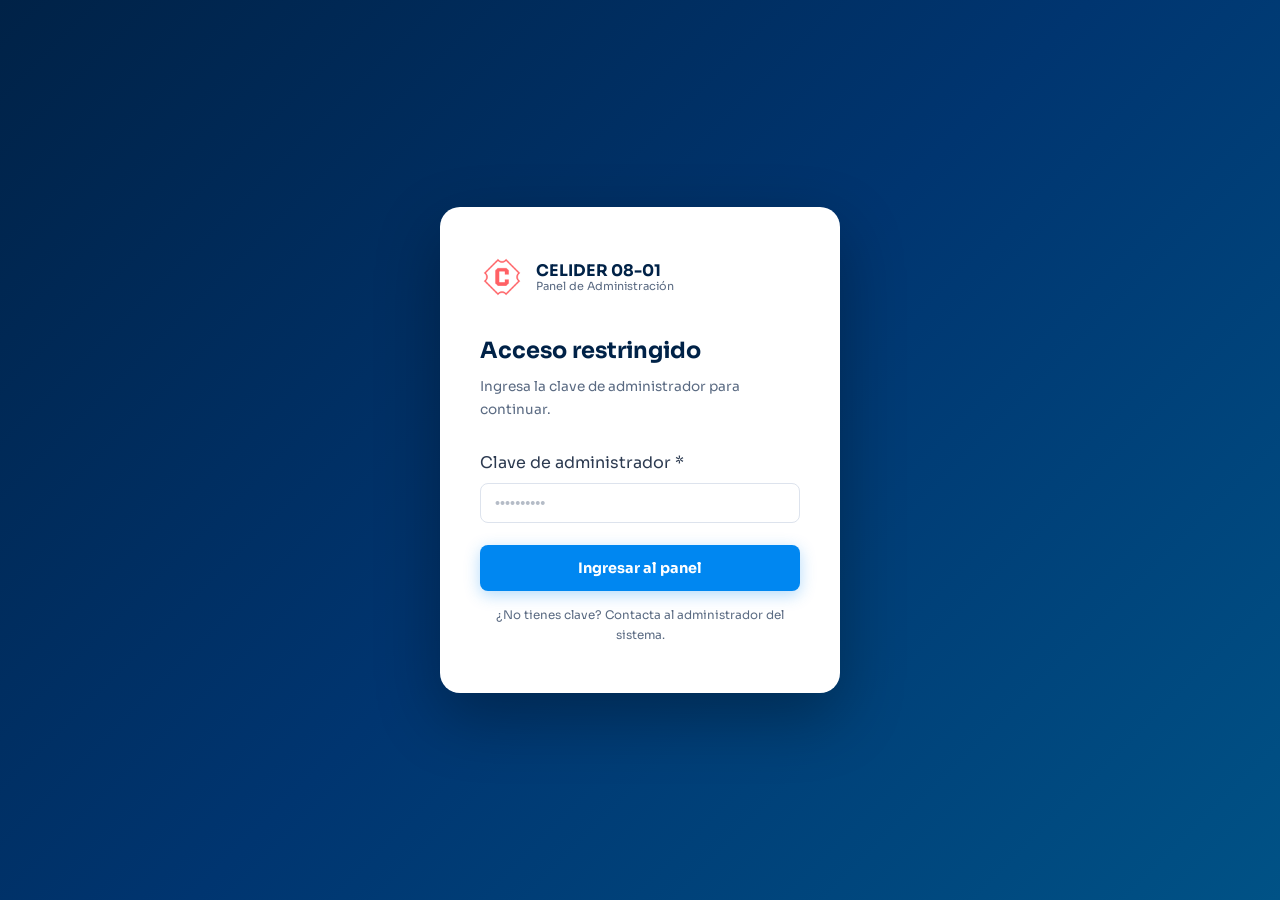
<file: admin.html>
<!DOCTYPE html>
<html lang="es">
<head>
  <meta charset="UTF-8" />
  <meta name="viewport" content="width=device-width, initial-scale=1.0" />
  <title>CELIDER 08-01 — Panel de Administración</title>
  <meta name="robots" content="noindex, nofollow" />
  <link rel="preconnect" href="https://fonts.googleapis.com" />
  <link rel="preconnect" href="https://fonts.gstatic.com" crossorigin />
  <link href="https://fonts.googleapis.com/css2?family=Sora:wght@400;500;600;700;800&display=swap" rel="stylesheet" />
  <link rel="stylesheet" href="css/base.css" />
  <link rel="stylesheet" href="css/animations.css" />
  <link rel="stylesheet" href="css/admin.css" />
</head>
<body class="admin-body">

<!-- ══ LOGIN ══ -->
<div id="admin-login">
  <div class="admin-login">
    <div class="login-box">
      <div class="login-logo">
        <img src="logo.png" alt="CELIDER 08-01" />
        <div class="login-logo-tx">
          <span class="login-logo-n">CELIDER 08-01</span>
          <span class="login-logo-s">Panel de Administración</span>
        </div>
      </div>
      <h1 class="login-title">Acceso restringido</h1>
      <p class="login-sub">Ingresa la clave de administrador para continuar.</p>
      <form id="login-form" novalidate>
        <div class="ff" style="margin-bottom:16px">
          <label for="admin-key">Clave de administrador <span>*</span></label>
          <input type="password" id="admin-key" class="fi" placeholder="••••••••••" required autocomplete="current-password" />
        </div>
        <div id="login-err" style="display:none;background:rgba(224,53,53,.08);border:1px solid rgba(224,53,53,.2);border-radius:8px;padding:10px 14px;font-size:.83rem;color:var(--r);margin-bottom:12px">
          ❌ Clave incorrecta. Verifica e intenta de nuevo.
        </div>
        <button type="submit" class="fsub">Ingresar al panel</button>
        <p style="font-size:.74rem;color:var(--gt);text-align:center;margin-top:14px">
          ¿No tienes clave? Contacta al administrador del sistema.
        </p>
      </form>
    </div>
  </div>
</div>

<!-- ══ PANEL PRINCIPAL ══ -->
<div id="admin-panel-wrap" style="display:none">

  <!-- Header del panel -->
  <div class="admin-header">
    <div class="admin-header-left">
      <div class="admin-live-dot"></div>
      <div>
        <div class="admin-header-title">Panel de Administración</div>
        <div class="admin-header-subtitle">CELIDER 08-01 — Club Escolar de Liderazgo</div>
      </div>
    </div>
    <button class="admin-logout" id="admin-logout">
      <svg viewBox="0 0 24 24" fill="none" stroke="currentColor" stroke-width="2">
        <path d="M9 21H5a2 2 0 0 1-2-2V5a2 2 0 0 1 2-2h4"/>
        <polyline points="16 17 21 12 16 7"/>
        <line x1="21" y1="12" x2="9" y2="12"/>
      </svg>
      Cerrar sesión
    </button>
  </div>

  <div class="admin-wrap">

    <!-- Tabs de navegación -->
    <div class="admin-tabs">
      <button class="admin-tab active" data-tab="eventos">
        <svg viewBox="0 0 24 24" fill="none" stroke="currentColor" stroke-width="2">
          <rect x="3" y="4" width="18" height="18" rx="2"/>
          <line x1="16" y1="2" x2="16" y2="6"/><line x1="8" y1="2" x2="8" y2="6"/>
          <line x1="3" y1="10" x2="21" y2="10"/>
        </svg>
        Eventos
        <span id="eventos-count" style="background:rgba(0,135,241,.15);color:var(--a3);padding:1px 7px;border-radius:50px;font-size:.7rem">0</span>
      </button>
      <button class="admin-tab" data-tab="documentos">
        <svg viewBox="0 0 24 24" fill="none" stroke="currentColor" stroke-width="2">
          <path d="M14 2H6a2 2 0 0 0-2 2v16a2 2 0 0 0 2 2h12a2 2 0 0 0 2-2V8z"/>
          <polyline points="14 2 14 8 20 8"/>
        </svg>
        Documentos
        <span id="docs-count" style="background:rgba(0,135,241,.15);color:var(--a3);padding:1px 7px;border-radius:50px;font-size:.7rem">0</span>
      </button>
      <button class="admin-tab" data-tab="directiva">
        <svg viewBox="0 0 24 24" fill="none" stroke="currentColor" stroke-width="2">
          <path d="M17 21v-2a4 4 0 0 0-4-4H5a4 4 0 0 0-4 4v2"/>
          <circle cx="9" cy="7" r="4"/>
          <path d="M23 21v-2a4 4 0 0 0-3-3.87"/>
          <path d="M16 3.13a4 4 0 0 1 0 7.75"/>
        </svg>
        Directiva
      </button>
      <button class="admin-tab" data-tab="registros">
        <svg viewBox="0 0 24 24" fill="none" stroke="currentColor" stroke-width="2">
          <path d="M16 21v-2a4 4 0 0 0-4-4H6a4 4 0 0 0-4 4v2"/>
          <circle cx="9" cy="7" r="4"/>
          <line x1="19" y1="8" x2="19" y2="14"/>
          <line x1="22" y1="11" x2="16" y2="11"/>
        </svg>
        Registros
      </button>
    </div>

    <!-- ══ PANEL: EVENTOS ══ -->
    <div class="admin-panel active" id="panel-eventos">
      <!-- Agregar evento -->
      <div class="admin-card">
        <div class="admin-card-title">Agregar nuevo evento al calendario</div>
        <form id="add-evento-form">
          <div class="admin-form-grid">
            <div>
              <label for="ev-fecha">Fecha <span>*</span></label>
              <input type="date" id="ev-fecha" required />
            </div>
            <div>
              <label for="ev-nombre">Nombre del evento <span>*</span></label>
              <input type="text" id="ev-nombre" placeholder="Ej. Taller de liderazgo" required />
            </div>
            <div class="span2">
              <label for="ev-desc">Descripción <span style="font-weight:400;color:var(--gt)">(opcional)</span></label>
              <input type="text" id="ev-desc" placeholder="Breve descripción del evento" />
            </div>
            <div class="span2">
              <label for="ev-url">URL del botón "Acceder" <span style="font-weight:400;color:var(--gt)">(opcional)</span></label>
              <input type="url" id="ev-url" placeholder="https://meet.google.com/..." />
              <p class="admin-hint">Si se deja vacío, el botón no aparecerá en el sitio web.</p>
            </div>
          </div>
          <div style="margin-top:16px">
            <button type="submit" class="admin-btn-save">
              <svg width="16" height="16" viewBox="0 0 24 24" fill="none" stroke="currentColor" stroke-width="2.5"><line x1="12" y1="5" x2="12" y2="19"/><line x1="5" y1="12" x2="19" y2="12"/></svg>
              + Agregar evento
            </button>
          </div>
        </form>
      </div>

      <!-- Lista de eventos -->
      <div class="admin-card">
        <div class="admin-card-title">Eventos registrados</div>
        <div class="admin-table-wrap">
          <table class="admin-table">
            <thead>
              <tr>
                <th>Fecha</th><th>Nombre</th><th>Descripción</th><th>Enlace</th><th></th>
              </tr>
            </thead>
            <tbody id="eventos-tbody">
              <tr><td colspan="5" class="admin-table-empty">Cargando...</td></tr>
            </tbody>
          </table>
        </div>
      </div>
    </div>

    <!-- ══ PANEL: DOCUMENTOS ══ -->
    <div class="admin-panel" id="panel-documentos">
      <!-- Agregar documento -->
      <div class="admin-card">
        <div class="admin-card-title">Agregar nuevo documento</div>
        <form id="add-doc-form">
          <div class="admin-form-grid">
            <div class="span2">
              <label for="doc-titulo">Título del documento <span>*</span></label>
              <input type="text" id="doc-titulo" placeholder="Ej. Manual de Debate Académico" required />
            </div>
            <div class="span2">
              <label for="doc-desc">Descripción <span style="font-weight:400;color:var(--gt)">(opcional)</span></label>
              <textarea id="doc-desc" placeholder="Breve descripción del contenido del documento..."></textarea>
            </div>
            <div>
              <label for="doc-tipo">Tipo <span>*</span></label>
              <select id="doc-tipo" required>
                <option value="oficial">Oficial</option>
                <option value="taller">Taller</option>
              </select>
            </div>
            <div>
              <label for="doc-fecha">Fecha <span style="font-weight:400;color:var(--gt)">(opcional)</span></label>
              <input type="date" id="doc-fecha" />
            </div>
            <div class="span2">
              <label for="doc-enlace">Enlace al documento (Google Drive u otro) <span>*</span></label>
              <input type="url" id="doc-enlace" placeholder="https://drive.google.com/..." required />
              <p class="admin-hint">Pega el enlace de Google Drive con permiso de visualización pública.</p>
            </div>
          </div>
          <div style="margin-top:16px">
            <button type="submit" class="admin-btn-save">
              <svg width="16" height="16" viewBox="0 0 24 24" fill="none" stroke="currentColor" stroke-width="2.5"><line x1="12" y1="5" x2="12" y2="19"/><line x1="5" y1="12" x2="19" y2="12"/></svg>
              + Agregar documento
            </button>
          </div>
        </form>
      </div>

      <!-- Lista de documentos -->
      <div class="admin-card">
        <div class="admin-card-title">Documentos registrados</div>
        <div class="admin-table-wrap">
          <table class="admin-table">
            <thead>
              <tr>
                <th>Título</th><th>Descripción</th><th>Tipo</th><th>Enlace</th><th>Fecha</th><th></th>
              </tr>
            </thead>
            <tbody id="docs-tbody">
              <tr><td colspan="6" class="admin-table-empty">Cargando...</td></tr>
            </tbody>
          </table>
        </div>
      </div>
    </div>

    <!-- ══ PANEL: DIRECTIVA ══ -->
    <div class="admin-panel" id="panel-directiva">
      <div class="admin-card">
        <div class="admin-card-title">Agregar miembro a la directiva</div>
        <form id="add-directiva-form">
          <div class="admin-form-grid">
            <div>
              <label for="dir-cargo">Cargo <span>*</span></label>
              <input type="text" id="dir-cargo" placeholder="Ej. Presidencia" required />
            </div>
            <div>
              <label for="dir-nombre">Nombre <span>*</span></label>
              <input type="text" id="dir-nombre" placeholder="Nombre completo" required />
            </div>
            <div class="span2">
              <label for="dir-foto">URL de foto de perfil <span style="font-weight:400;color:var(--gt)">(opcional)</span></label>
              <input type="url" id="dir-foto" placeholder="https://..." />
              <p class="admin-hint">URL pública de la imagen (Google Drive, Imgur, etc.)</p>
            </div>
          </div>
          <div style="margin-top:16px">
            <button type="submit" class="admin-btn-save" id="add-dir-btn">
              <svg width="16" height="16" viewBox="0 0 24 24" fill="none" stroke="currentColor" stroke-width="2.5"><line x1="12" y1="5" x2="12" y2="19"/><line x1="5" y1="12" x2="19" y2="12"/></svg>
              + Agregar miembro
            </button>
          </div>
        </form>
      </div>
      <div class="admin-card">
        <div class="admin-card-title">Miembros actuales</div>
        <div id="directiva-grid">
          <p style="color:var(--gt);font-style:italic">Cargando...</p>
        </div>
      </div>
    </div>

    <!-- ══ PANEL: REGISTROS ══ -->
    <div class="admin-panel" id="panel-registros">
      <div class="admin-card">
        <div class="admin-card-title">Solicitudes de registro recibidas</div>
        <div class="admin-table-wrap">
          <table class="admin-table">
            <thead>
              <tr>
                <th>Nombre</th><th>Centro educativo</th><th>Correo</th><th>Teléfono</th><th>Fecha</th>
              </tr>
            </thead>
            <tbody id="registros-tbody">
              <tr><td colspan="5" class="admin-table-empty">Cargando...</td></tr>
            </tbody>
          </table>
        </div>
      </div>
    </div>

  </div><!-- /admin-wrap -->
</div><!-- /admin-panel-wrap -->

<!-- Toast global -->
<div id="toast"></div>

<!-- Scripts -->
<script src="js/config.js"></script>
<script src="js/api.js"></script>
<script src="js/ui.js"></script>
<script src="js/admin.js"></script>
<script>
  /* Inicializa directiva form y Admin panel */
  (function() {
    Admin.initLogin();

    /* Directiva form se maneja aquí por simplicidad */
    const dirForm = document.getElementById('add-directiva-form');
    if (dirForm) {
      dirForm.addEventListener('submit', async e => {
        e.preventDefault();
        const btn = document.getElementById('add-dir-btn');
        btn.disabled  = true;
        btn.innerHTML = '<span class="spin"></span>Guardando...';
        const record = {
          cargo:    document.getElementById('dir-cargo')?.value.trim(),
          nombre:   document.getElementById('dir-nombre')?.value.trim(),
          foto_url: document.getElementById('dir-foto')?.value.trim(),
        };
        try {
          const res = await API.adminAdd(CONFIG.SHEETS.DIRECTIVA, record);
          if (res.ok) {
            UI.showToast('✅ Miembro agregado.', 'ok');
            dirForm.reset();
            // Recarga si el tab de directiva está activo
            const grid = document.getElementById('directiva-grid');
            if (grid) grid.innerHTML = '<p style="color:var(--gt)">Recargando...</p>';
          } else { throw new Error(res.error) }
        } catch { UI.showToast('❌ Error al agregar miembro.', 'err') }
        btn.disabled    = false;
        btn.textContent = '+ Agregar miembro';
      });
    }
  })();

  /* Estilos inline para tarjetas de directiva */
  document.head.insertAdjacentHTML('beforeend', `
    <style>
      .admin-directiva-card {
        display:flex; align-items:center; gap:16px; padding:16px 20px;
        border-radius:var(--radl); border:1px solid var(--gl);
        background:var(--gb); margin-bottom:10px;
      }
      .admin-directiva-avatar {
        width:48px; height:48px; border-radius:50%; overflow:hidden;
        background:rgba(0,135,241,.1); flex-shrink:0;
        display:flex; align-items:center; justify-content:center;
      }
      .admin-directiva-avatar img { width:100%; height:100%; object-fit:cover }
    </style>
  `);
</script>
</body>
</html>
</file>
<file: styles.css>
/* ══════════════════════════════════════════════
   CELIDER 08-01 — Estilos principales
   styles.css
══════════════════════════════════════════════ */

:root {
  --a1:#002247; --a2:#005286; --a3:#0087F1; --a4:#00CBFF;
  --w:#ffffff; --gb:#F4F7FB; --gl:#DDE3ED; --gt:#5A6A82; --gd:#2C3A50;
  --y:#F5A800; --r:#E03535; --green:#25D366;
  --fd:'Sora',sans-serif; --fb:'DM Sans',sans-serif;
  --rad:8px; --radl:14px;
  --sh:0 2px 20px rgba(0,34,71,.09); --shh:0 8px 32px rgba(0,34,71,.16);
  --t:.25s ease; --mx:1160px; --nh:72px;
}

*,*::before,*::after { box-sizing:border-box; margin:0; padding:0 }
html { scroll-behavior:smooth }
body { font-family:var(--fb); background:var(--w); color:var(--gd); line-height:1.7; -webkit-font-smoothing:antialiased }
img { max-width:100%; display:block }
a { color:inherit; text-decoration:none }
ul { list-style:none }
button { cursor:pointer; border:none; background:none; font-family:inherit }

.c { width:100%; max-width:var(--mx); margin:0 auto; padding:0 24px }
.sec { padding:96px 0 }
.etiq { display:inline-flex; align-items:center; gap:8px; font-family:var(--fd); font-size:.72rem; font-weight:600; letter-spacing:.12em; text-transform:uppercase; color:var(--a3); margin-bottom:14px }
.etiq::before { content:''; display:inline-block; width:22px; height:2px; background:var(--a4); border-radius:2px }
.tit { font-family:var(--fd); font-size:clamp(1.75rem,3vw,2.6rem); font-weight:700; color:var(--a1); line-height:1.22; margin-bottom:16px }
.sub { font-size:1.05rem; color:var(--gt); max-width:580px; line-height:1.8 }
.sep { width:48px; height:3px; border-radius:3px; background:linear-gradient(90deg,var(--a3),var(--a4)); margin:20px 0 28px }

/* ── Buttons ── */
.btn { display:inline-flex; align-items:center; gap:8px; padding:13px 28px; border-radius:var(--rad); font-family:var(--fd); font-size:.875rem; font-weight:600; transition:all var(--t); white-space:nowrap }
.bp { background:var(--a3); color:var(--w); box-shadow:0 4px 16px rgba(0,135,241,.32) }
.bp:hover { background:var(--a2); transform:translateY(-2px); box-shadow:0 8px 24px rgba(0,82,134,.35) }
.bs { background:transparent; color:var(--w); border:1.5px solid rgba(255,255,255,.55) }
.bs:hover { background:rgba(255,255,255,.12); border-color:rgba(255,255,255,.9) }
.bo { background:#002247; color:var(--w); box-shadow:0 4px 16px rgba(0,34,71,.22) }
.bo:hover { background:#005286; transform:translateY(-1px) }
.bg { background:var(--green); color:var(--w); box-shadow:0 4px 16px rgba(37,211,102,.3) }
.bg:hover { background:#1ebe5d; transform:translateY(-1px) }

/* ── Top bar ── */
.topbar { background:#002247; color:rgba(255,255,255,.75); font-size:.76rem; text-align:center; padding:7px 24px; letter-spacing:.02em }
.topbar a { color:var(--a4); font-weight:500 }
.topbar a:hover { text-decoration:underline }

/* ── Navbar ── */
.nav { position:sticky; top:0; z-index:100; background:var(--w); border-bottom:1px solid var(--gl); box-shadow:0 2px 12px rgba(0,34,71,.06); height:var(--nh); display:flex; align-items:center }
.nav-in { display:flex; align-items:center; justify-content:space-between; width:100%; max-width:var(--mx); margin:0 auto; padding:0 24px }
.logo { display:flex; align-items:center; gap:12px }

.logo-img-wrap {
  width:42px; height:42px;
  border-radius:8px;
  flex-shrink:0;
  overflow:hidden;
  display:flex; align-items:center; justify-content:center;
}
.logo-img-wrap img {
  width:100%; height:100%;
  object-fit:contain;
  display:block;
}

.logo-tx { display:flex; flex-direction:column; line-height:1.2 }
.logo-n { font-family:var(--fd); font-size:1rem; font-weight:700; color:var(--a1) }
.logo-s { font-size:.67rem; color:var(--gt) }
.nav-links { display:flex; align-items:center; gap:2px }
.nav-links a { font-family:var(--fd); font-size:.85rem; font-weight:500; color:var(--gd); padding:8px 13px; border-radius:6px; transition:all var(--t) }
.nav-links a:hover,.nav-links a.act { color:var(--a3); background:rgba(0,135,241,.07) }
.nav-cta { margin-left:10px; padding:9px 20px; font-size:.83rem }
.ham { display:none; flex-direction:column; gap:5px; padding:8px; cursor:pointer }
.ham span { width:22px; height:2px; border-radius:2px; background:var(--a1); transition:all var(--t) }
.ham.open span:nth-child(1) { transform:translateY(7px) rotate(45deg) }
.ham.open span:nth-child(2) { opacity:0 }
.ham.open span:nth-child(3) { transform:translateY(-7px) rotate(-45deg) }
.nav-mob { display:none; position:fixed; top:var(--nh); left:0; right:0; background:var(--w); border-bottom:1px solid var(--gl); box-shadow:0 8px 32px rgba(0,34,71,.12); z-index:99; padding:16px 24px 24px; flex-direction:column; gap:4px }
.nav-mob.open { display:flex }
.nav-mob a { font-family:var(--fd); font-size:.95rem; font-weight:500; color:var(--gd); padding:12px 16px; border-radius:8px; transition:all var(--t) }
.nav-mob a:hover { color:var(--a3); background:rgba(0,135,241,.07) }
.nav-mob .bp { margin-top:8px; justify-content:center }

/* ══════════════════════════════════════════════
   HERO — Desktop: sajoma.png | Mobile: sajoma-altos.jpeg
══════════════════════════════════════════════ */
#inicio {
  position:relative;
  min-height:100vh;
  background:
    linear-gradient(160deg,
      rgba(0,22,55,.83)   0%,
      rgba(0,58,110,.74)  45%,
      rgba(0,105,200,.60) 100%),
    url('sajoma.png') center / cover no-repeat;
  display:flex; align-items:center; justify-content:center; overflow:hidden;
}
#inicio::before {
  content:''; position:absolute; inset:0; pointer-events:none;
  background:
    radial-gradient(ellipse at 76% 18%, rgba(0,203,255,.20) 0%, transparent 52%),
    radial-gradient(ellipse at 14% 78%, rgba(0,135,241,.15) 0%, transparent 48%);
  animation:heroGlow 9s ease-in-out infinite alternate;
}
#inicio::after {
  content:''; position:absolute; inset:0; pointer-events:none;
  background-image:
    linear-gradient(rgba(255,255,255,.028) 1px, transparent 1px),
    linear-gradient(90deg, rgba(255,255,255,.028) 1px, transparent 1px);
  background-size:64px 64px;
}
@keyframes heroGlow {
  0%   { opacity:1; }
  100% { opacity:.45; }
}

.hero-in { position:relative; z-index:1; text-align:center; padding:120px 24px 100px; max-width:860px; margin:0 auto }
.badge { display:inline-flex; align-items:center; gap:8px; background:rgba(0,203,255,.15); border:1px solid rgba(0,203,255,.3); border-radius:50px; padding:6px 18px; margin-bottom:32px; font-family:var(--fd); font-size:.72rem; font-weight:600; color:var(--a4); letter-spacing:.1em; text-transform:uppercase }
.badge-dot { width:6px; height:6px; border-radius:50%; background:var(--a4); animation:pulse 2s ease-in-out infinite }
@keyframes pulse { 0%,100%{opacity:1;transform:scale(1)} 50%{opacity:.5;transform:scale(.75)} }
.h-tit { font-family:var(--fd); font-size:clamp(2.8rem,7vw,5.5rem); font-weight:800; color:var(--w); line-height:1.05; letter-spacing:-.02em; margin-bottom:14px }
.h-tit span { color:var(--a4) }
.h-sub { font-family:var(--fd); font-size:clamp(1rem,2.5vw,1.35rem); font-weight:400; color:rgba(255,255,255,.82); margin-bottom:14px }
.h-loc { display:inline-flex; align-items:center; gap:6px; font-size:.85rem; color:rgba(255,255,255,.5); margin-bottom:52px }
.h-loc svg { width:14px; height:14px }
.h-btns { display:flex; flex-wrap:wrap; gap:14px; justify-content:center }
.h-btns .btn { padding:14px 30px; font-size:.9rem }

/* ── Hero cycling text ── */
.h-cycle-wrap {
  display:inline-flex; align-items:center; gap:10px;
  background:rgba(255,255,255,.08);
  border:1px solid rgba(255,255,255,.15);
  border-radius:50px;
  padding:8px 22px;
  margin-bottom:28px;
  font-family:var(--fd);
  font-size:.9rem;
  color:rgba(255,255,255,.7);
}
.h-cycle-label { font-weight:400; }
.h-cycle-word {
  font-weight:700;
  color:var(--a4);
  min-width:180px;
  text-align:left;
  opacity:0;
  transform:translateY(6px);
  transition:opacity .35s ease, transform .35s ease;
}
.h-cycle-word.visible {
  opacity:1;
  transform:translateY(0);
}

.scroll-ind { position:absolute; bottom:36px; left:50%; transform:translateX(-50%); display:flex; flex-direction:column; align-items:center; gap:8px; color:rgba(255,255,255,.35); font-size:.68rem; letter-spacing:.1em; text-transform:uppercase; font-family:var(--fd) }
.scroll-line { width:1px; height:40px; background:linear-gradient(to bottom,rgba(255,255,255,.4),transparent); animation:down 1.8s ease-in-out infinite }
@keyframes down { 0%,100%{opacity:1} 50%{opacity:.3} }

/* ══════════════════════════════════════════════
   STATS BAR
══════════════════════════════════════════════ */
.stats {
  background:linear-gradient(90deg, #002247 0%, #003570 50%, #002247 100%);
  padding:24px 0; position:relative; overflow:hidden;
}
.stats::before {
  content:''; position:absolute; inset:0; pointer-events:none;
  background:repeating-linear-gradient(
    90deg, transparent, transparent 80px,
    rgba(0,203,255,.03) 80px, rgba(0,203,255,.03) 81px
  );
}
.stats-g { display:flex; flex-wrap:wrap; justify-content:center; max-width:var(--mx); margin:0 auto; padding:0 24px; position:relative; z-index:1 }
.stat { flex:1; min-width:150px; max-width:220px; text-align:center; padding:12px 20px; position:relative }
.stat:not(:last-child)::after { content:''; position:absolute; right:0; top:20%; bottom:20%; width:1px; background:rgba(255,255,255,.1) }
.stat-n { font-family:var(--fd); font-size:1.7rem; font-weight:800; color:var(--a4); line-height:1 }
.stat-l { font-size:.75rem; color:rgba(255,255,255,.5); margin-top:4px }

/* ══════════════════════════════════════════════
   QUIÉNES SOMOS
══════════════════════════════════════════════ */
#quienes-somos { background:var(--w); position:relative; overflow:hidden; }
#quienes-somos::before {
  content:''; position:absolute; pointer-events:none;
  width:560px; height:560px; border-radius:50%;
  background:radial-gradient(circle, rgba(0,135,241,.07) 0%, transparent 70%);
  top:-180px; right:-120px;
  animation:blobDrift 14s ease-in-out infinite;
}
#quienes-somos::after {
  content:''; position:absolute; pointer-events:none;
  width:380px; height:380px; border-radius:50%;
  background:radial-gradient(circle, rgba(0,203,255,.06) 0%, transparent 70%);
  bottom:-100px; left:-80px;
  animation:blobDrift 18s ease-in-out infinite reverse;
}

.qs-g { display:grid; grid-template-columns:1fr 1fr; gap:72px; align-items:start; position:relative; z-index:1 }
.qs-p { font-size:1.02rem; color:var(--gt); line-height:1.85; margin-bottom:22px }
.qs-ul { display:flex; flex-direction:column; gap:11px; margin-bottom:30px }
.qs-li { display:flex; align-items:flex-start; gap:11px; font-size:.925rem; color:var(--gd) }
.qs-ck { width:20px; height:20px; border-radius:50%; flex-shrink:0; background:linear-gradient(135deg,var(--a3),var(--a4)); display:flex; align-items:center; justify-content:center; margin-top:2px }
.qs-ck svg { width:10px; height:10px }

.img-qs-wrap {
  width:100%;
  margin-bottom:28px;
  border-radius:var(--radl);
  overflow:hidden;
  box-shadow:0 4px 24px rgba(0,34,71,.12);
  aspect-ratio:16/7;
}
.img-qs-real {
  width:100%;
  height:100%;
  object-fit:cover;
  display:block;
  transition:transform .5s ease;
}
.img-qs-wrap:hover .img-qs-real { transform:scale(1.03); }

.prog-g { display:grid; grid-template-columns:1fr 1fr; gap:14px }
.prog { background:var(--w); border-radius:var(--radl); border:1px solid var(--gl); padding:20px 22px; transition:all var(--t); box-shadow:0 1px 6px rgba(0,34,71,.05) }
.prog:hover { transform:translateY(-3px); box-shadow:var(--shh); border-color:rgba(0,135,241,.25) }
.prog-n { font-family:var(--fd); font-size:.68rem; font-weight:700; color:var(--a3); letter-spacing:.1em; text-transform:uppercase; margin-bottom:7px }
.prog-t { font-family:var(--fd); font-size:.87rem; font-weight:600; color:var(--a1); line-height:1.35; margin-bottom:7px }
.prog-d { font-size:.8rem; color:var(--gt); line-height:1.6 }
.prog-f { grid-column:span 2 }

/* ══════════════════════════════════════════════
   HABILIDADES
══════════════════════════════════════════════ */
#habilidades { position:relative; overflow:hidden; background:linear-gradient(135deg, #001835 0%, #003070 45%, #004d98 100%); }
#habilidades .etiq { color:var(--a4); }
#habilidades .etiq::before { background:rgba(0,203,255,.5); }
#habilidades .tit { color:#fff; }
#habilidades .sub { color:rgba(255,255,255,.68); }
#habilidades .sep { background:linear-gradient(90deg,var(--a4),transparent); }
#habilidades::before {
  content:''; position:absolute; inset:0; pointer-events:none;
  background-image:repeating-linear-gradient(
    45deg, transparent 0px, transparent 28px,
    rgba(0,82,134,.035) 28px, rgba(0,82,134,.035) 29px
  );
}
#habilidades::after {
  content:''; position:absolute; pointer-events:none;
  width:700px; height:700px; border-radius:50%;
  background:radial-gradient(circle, rgba(0,203,255,.10) 0%, transparent 65%);
  top:-260px; right:-200px;
  animation:blobDrift 16s ease-in-out infinite;
}

.hab-g { display:grid; grid-template-columns:repeat(4,1fr); gap:18px; position:relative; z-index:1 }
.hab { background:var(--w); border-radius:var(--radl); border:1px solid rgba(0,135,241,.1); padding:26px 22px 20px; transition:all var(--t); position:relative; overflow:hidden; box-shadow:0 2px 10px rgba(0,34,71,.06) }
.hab::before { content:''; position:absolute; top:0; left:0; right:0; height:3px; background:linear-gradient(90deg,var(--a3),var(--a4)); opacity:0; transition:opacity var(--t) }
.hab:hover { transform:translateY(-4px); box-shadow:var(--shh) }
.hab:hover::before { opacity:1 }
.hab-ic { width:44px; height:44px; border-radius:10px; margin-bottom:14px; background:linear-gradient(135deg,rgba(0,135,241,.1),rgba(0,203,255,.1)); display:flex; align-items:center; justify-content:center }
.hab-ic svg { width:22px; height:22px; color:var(--a3) }
.hab-n { font-family:var(--fd); font-size:.9rem; font-weight:700; color:var(--a1); margin-bottom:8px }

/* ── Skill progress bar ── */
.hab-bar {
  width:100%; height:3px;
  background:rgba(0,135,241,.1);
  border-radius:3px;
  margin-bottom:10px;
  overflow:hidden;
}
.hab-bar-fill {
  height:100%;
  width:0%;
  border-radius:3px;
  background:linear-gradient(90deg, var(--a3), var(--a4));
  transition:width 1.1s cubic-bezier(.4,0,.2,1);
}

.hab-d { font-size:.79rem; color:var(--gt); line-height:1.6 }

/* ══════════════════════════════════════════════
   EQUIPO
══════════════════════════════════════════════ */
#equipo { position:relative; overflow:hidden; background:var(--gb); }
#equipo::before {
  content:''; position:absolute; inset:0; pointer-events:none;
  background-image:radial-gradient(circle, rgba(0,82,134,.08) 1px, transparent 1px);
  background-size:26px 26px;
}
#equipo::after {
  content:''; position:absolute; pointer-events:none;
  width:500px; height:500px; border-radius:50%;
  background:radial-gradient(circle, rgba(0,135,241,.09) 0%, transparent 70%);
  bottom:-160px; right:-80px;
  animation:blobDrift 20s ease-in-out infinite reverse;
}

.aviso { display:inline-flex; align-items:center; gap:8px; background:rgba(245,168,0,.1); border:1px solid rgba(245,168,0,.3); border-radius:8px; padding:10px 18px; margin-bottom:44px; font-size:.82rem; color:#7a5500 }
.aviso svg { width:16px; height:16px; flex-shrink:0; color:var(--y) }
.eq-g { display:grid; grid-template-columns:repeat(5,1fr); gap:18px; position:relative; z-index:1 }
.eq { background:var(--w); border-radius:var(--radl); border:1px solid rgba(0,135,241,.1); padding:30px 18px 26px; text-align:center; transition:all var(--t); box-shadow:0 2px 10px rgba(0,34,71,.05) }
.eq:hover { box-shadow:var(--shh); transform:translateY(-3px); border-color:rgba(0,135,241,.25) }

.eq-av {
  width:110px; height:110px;
  border-radius:50%;
  margin:0 auto 18px;
  overflow:hidden;
  background:var(--gb);
  border:3px solid rgba(0,135,241,.2);
  box-shadow:0 0 0 5px rgba(0,135,241,.08), 0 6px 20px rgba(0,34,71,.12);
  transition:transform var(--t), box-shadow var(--t);
}
.eq:hover .eq-av {
  transform:scale(1.05);
  box-shadow:0 0 0 6px rgba(0,203,255,.18), 0 10px 28px rgba(0,34,71,.18);
}
.eq-av img {
  width:100%; height:100%;
  object-fit:cover;
  display:block;
}
.eq-av img[src=""] { display:none; }

.eq-c { font-family:var(--fd); font-size:.67rem; font-weight:700; color:var(--a3); letter-spacing:.09em; text-transform:uppercase; margin-bottom:6px }
.eq-nm { font-family:var(--fd); font-size:1rem; font-weight:700; color:var(--a1); margin-bottom:0; letter-spacing:-.01em }
.eq-ph { font-size:.85rem; color:var(--gt); font-style:italic; font-weight:400 }

/* ── Equipo status badge ── */
.eq-status {
  display:inline-flex; align-items:center; gap:5px;
  font-family:var(--fd); font-size:.66rem; font-weight:600;
  border-radius:50px; padding:3px 10px;
  letter-spacing:.04em;
}
.eq-status.active {
  background:rgba(37,211,102,.1);
  color:#0a7a3a;
  border:1px solid rgba(37,211,102,.25);
}
.eq-status.active svg { width:6px; height:6px; color:#25D366; animation:pulse 2s ease-in-out infinite }
.eq-status.pending {
  background:rgba(245,168,0,.1);
  color:#7a5500;
  border:1px solid rgba(245,168,0,.25);
}
.eq-status.pending svg { width:12px; height:12px; color:var(--y) }

/* ══════════════════════════════════════════════
   REGISTRO
══════════════════════════════════════════════ */
#registro { background:linear-gradient(155deg, #002247 0%, #003f7a 55%, #005286 100%); position:relative; overflow:hidden; }
#registro::before {
  content:''; position:absolute; inset:0; pointer-events:none;
  background:
    radial-gradient(ellipse at 82% 18%, rgba(0,203,255,.18) 0%, transparent 52%),
    radial-gradient(ellipse at 12% 82%, rgba(0,135,241,.13) 0%, transparent 48%);
  animation:blobDrift 11s ease-in-out infinite;
}
#registro::after {
  content:''; position:absolute; inset:0; pointer-events:none;
  background-image:repeating-linear-gradient(
    0deg, transparent, transparent 48px,
    rgba(255,255,255,.016) 48px, rgba(255,255,255,.016) 49px
  );
}

.reg-g { display:grid; grid-template-columns:1fr 1.4fr; gap:72px; align-items:center; position:relative; z-index:1 }
.reg-info .etiq { color:var(--a4) } .reg-info .etiq::before { background:rgba(0,203,255,.45) }
.reg-info .tit { color:var(--w) } .reg-info .sub { color:rgba(255,255,255,.68); max-width:100% }
.reg-info .sep { background:linear-gradient(90deg,var(--a4),transparent) }
.req-ul { margin-top:26px; display:flex; flex-direction:column; gap:9px }
.req-li { display:flex; align-items:flex-start; gap:10px; font-size:.875rem; color:rgba(255,255,255,.7) }
.req-ic { width:18px; height:18px; border-radius:50%; flex-shrink:0; background:rgba(0,203,255,.18); border:1px solid rgba(0,203,255,.38); display:flex; align-items:center; justify-content:center; margin-top:2px }
.req-ic svg { width:9px; height:9px; color:var(--a4) }
.fwrap { background:var(--w); border-radius:var(--radl); padding:38px 34px; box-shadow:0 20px 60px rgba(0,0,0,.25) }
.ftit { font-family:var(--fd); font-size:1.1rem; font-weight:700; color:var(--a1); margin-bottom:22px }
.fg { display:grid; grid-template-columns:1fr 1fr; gap:14px }
.ff { display:flex; flex-direction:column; gap:6px }
.ff.full { grid-column:span 2 }
.fl { font-family:var(--fd); font-size:.77rem; font-weight:600; color:var(--a1); letter-spacing:.02em }
.fl span { color:var(--r); margin-left:2px }
.fi { width:100%; padding:11px 14px; border-radius:var(--rad); border:1.5px solid var(--gl); font-family:var(--fb); font-size:.9rem; color:var(--gd); background:var(--w); transition:border-color var(--t); outline:none }
.fi:focus { border-color:var(--a3); box-shadow:0 0 0 3px rgba(0,135,241,.12) }
.fi::placeholder { color:rgba(90,106,130,.45) }
.fsub { margin-top:6px; width:100%; padding:14px; border-radius:var(--rad); font-family:var(--fd); font-size:.9rem; font-weight:700; background:var(--a3); color:var(--w); box-shadow:0 4px 16px rgba(0,135,241,.3); cursor:pointer; transition:all var(--t); border:none }
.fsub:hover { background:var(--a1); transform:translateY(-1px) }
.fnota { font-size:.74rem; color:var(--gt); text-align:center; margin-top:10px; line-height:1.5 }

/* ── Form success (sin emoji) ── */
.fok { display:none; background:rgba(0,135,241,.06); border:1px solid rgba(0,135,241,.2); border-radius:var(--rad); padding:18px; text-align:center; margin-top:14px; align-items:center; gap:12px }
.fok.on { display:flex }
.fok-icon {
  flex-shrink:0; width:36px; height:36px; border-radius:50%;
  background:rgba(37,211,102,.12); border:1.5px solid rgba(37,211,102,.35);
  display:flex; align-items:center; justify-content:center;
}
.fok-icon svg { width:18px; height:18px; color:#0a7a3a }
.fok p { font-size:.87rem; color:var(--a1); font-weight:500; text-align:left }

/* ══════════════════════════════════════════════
   CALENDARIO
══════════════════════════════════════════════ */
#calendario { position:relative; overflow:hidden; background:var(--w); }
#calendario::before {
  content:''; position:absolute; inset:0; pointer-events:none;
  background-image:
    linear-gradient(rgba(0,135,241,.04) 1px, transparent 1px),
    linear-gradient(90deg, rgba(0,135,241,.04) 1px, transparent 1px);
  background-size:36px 36px;
}
#calendario::after {
  content:''; position:absolute; pointer-events:none;
  width:450px; height:450px; border-radius:50%;
  background:radial-gradient(circle, rgba(0,135,241,.07) 0%, transparent 70%);
  top:-120px; left:-100px;
  animation:blobDrift 18s ease-in-out infinite;
}

.cal-hd { display:flex; justify-content:space-between; align-items:flex-end; margin-bottom:36px; gap:24px; flex-wrap:wrap; position:relative; z-index:1 }

.cal-widget {
  background:var(--w);
  border-radius:var(--radl);
  border:1px solid var(--gl);
  box-shadow:0 4px 24px rgba(0,34,71,.08);
  overflow:hidden;
  max-width:600px;
  margin:0 auto;
  position:relative; z-index:1;
}
.cal-top {
  display:flex; align-items:center; justify-content:space-between;
  padding:13px 20px;
  border-bottom:1px solid var(--gl);
  background:linear-gradient(90deg, rgba(0,34,71,.02) 0%, rgba(0,135,241,.04) 100%);
}
.cal-month-label {
  font-family:var(--fd); font-size:.92rem; font-weight:700; color:var(--a1);
  text-transform:capitalize; letter-spacing:.01em;
}
.cal-nav-btn {
  width:29px; height:29px; border-radius:7px;
  display:flex; align-items:center; justify-content:center;
  color:var(--gt); background:var(--gb); border:1px solid var(--gl);
  transition:all var(--t); cursor:pointer;
}
.cal-nav-btn:hover { background:rgba(0,135,241,.1); border-color:rgba(0,135,241,.3); color:var(--a3); }
.cal-nav-btn svg { width:14px; height:14px; }

.cal-grid { padding:0 12px; }

.cal-days-grid-wrap {
  display:grid; grid-template-columns:repeat(7,1fr);
  border-bottom:1px solid rgba(0,135,241,.06);
}
.cal-weekday {
  font-family:var(--fd); font-size:.62rem; font-weight:700; color:var(--gt);
  text-transform:uppercase; letter-spacing:.07em; text-align:center;
  padding:10px 0 7px;
}
.cal-weekday.weekend { color:rgba(0,135,241,.6); }

.cal-days-grid {
  display:grid; grid-template-columns:repeat(7,1fr);
  gap:3px; padding:7px 0 12px;
}
.cal-day {
  aspect-ratio:1;
  display:flex; align-items:center; justify-content:center;
  font-family:var(--fd); font-size:.76rem; font-weight:500; color:var(--gd);
  border-radius:7px; cursor:default;
  transition:background var(--t), color var(--t);
  position:relative; min-height:32px;
}
.cal-day:not(.empty):not(.other-month):hover { background:rgba(0,135,241,.08); color:var(--a3); }
.cal-day.other-month { color:rgba(0,34,71,.2); }
.cal-day.today {
  background:var(--a3); color:var(--w); font-weight:700;
  box-shadow:0 2px 8px rgba(0,135,241,.38);
}
.cal-day.today:hover { background:var(--a2); }
.cal-day.weekend:not(.today) { color:var(--a2); }
.cal-day.empty { pointer-events:none; }

.cal-legend {
  display:flex; align-items:center; gap:14px;
  padding:9px 20px;
  border-top:1px solid rgba(0,135,241,.06);
  flex-wrap:wrap;
  background:linear-gradient(90deg, rgba(0,34,71,.02) 0%, rgba(0,135,241,.04) 100%);
}
.cal-legend-item {
  display:flex; align-items:center; gap:6px;
  font-size:.7rem; color:var(--gt); font-family:var(--fd); font-weight:500;
}
.cal-dot { width:8px; height:8px; border-radius:50%; flex-shrink:0; }
.today-dot { background:var(--a3); box-shadow:0 1px 4px rgba(0,135,241,.4); }
.cal-no-events { font-size:.72rem; color:var(--gt); font-style:italic; margin-left:auto; }

/* ══════════════════════════════════════════════
   CONTACTO
══════════════════════════════════════════════ */
#contacto { position:relative; overflow:hidden; background:var(--gb); }
#contacto::before {
  content:''; position:absolute; pointer-events:none;
  width:640px; height:640px; border-radius:50%;
  background:radial-gradient(circle, rgba(0,135,241,.06) 0%, transparent 68%);
  bottom:-240px; right:-160px;
  animation:blobDrift 22s ease-in-out infinite;
}
#contacto::after {
  content:''; position:absolute; pointer-events:none;
  top:0; left:0; width:50%; height:50%;
  background-image:repeating-linear-gradient(
    -45deg, transparent, transparent 20px,
    rgba(0,135,241,.022) 20px, rgba(0,135,241,.022) 21px
  );
}

.cont-g { display:grid; grid-template-columns:1.1fr 1fr; gap:72px; align-items:start; position:relative; z-index:1 }
.cont-fw { background:var(--w); border-radius:var(--radl); border:1px solid var(--gl); padding:38px 34px; box-shadow:0 2px 16px rgba(0,34,71,.06) }
.canales { display:flex; flex-direction:column; gap:16px; margin-top:32px }
.canal { display:flex; align-items:center; gap:16px; padding:18px 20px; border-radius:var(--radl); border:1px solid var(--gl); background:var(--w); transition:all var(--t); box-shadow:0 1px 6px rgba(0,34,71,.04) }
.canal:hover { box-shadow:var(--shh); transform:translateY(-2px); border-color:rgba(0,135,241,.2) }
.can-ic { width:44px; height:44px; border-radius:11px; flex-shrink:0; display:flex; align-items:center; justify-content:center }
.mail-bg { background:rgba(0,135,241,.1) } .mail-bg svg { color:var(--a3) }
.wa-bg { background:rgba(37,211,102,.1) } .wa-bg svg { color:#25D366 }
.ig-bg { background:rgba(193,53,132,.1) } .ig-bg svg { color:#c13584 }
.can-ic svg { width:21px; height:21px }
.can-l { font-family:var(--fd); font-size:.76rem; font-weight:600; color:var(--gt); margin-bottom:2px; text-transform:uppercase; letter-spacing:.02em }
.can-v { font-size:.88rem; font-weight:500; color:var(--a1) }

/* ── Footer ── */
footer { background:#002247; color:rgba(255,255,255,.6); position:relative; overflow:hidden }
footer::before {
  content:''; position:absolute; inset:0; pointer-events:none;
  background:radial-gradient(ellipse at 90% 10%, rgba(0,203,255,.07) 0%, transparent 50%);
}
.ft-top { padding:60px 0 44px; border-bottom:1px solid rgba(255,255,255,.07); position:relative; z-index:1 }
.ft-g { display:grid; grid-template-columns:1.8fr 1fr 1fr; gap:48px }
.ft-desc { font-size:.83rem; line-height:1.75; color:rgba(255,255,255,.48); margin-top:14px; max-width:310px }
.ft-ple { font-size:.74rem; color:rgba(255,255,255,.32); margin-top:18px; line-height:1.6 }
.ft-ple strong { color:rgba(255,255,255,.5) }
.ft-htit { font-family:var(--fd); font-size:.76rem; font-weight:700; color:rgba(255,255,255,.88); letter-spacing:.08em; text-transform:uppercase; margin-bottom:16px }
.ft-links { display:flex; flex-direction:column; gap:9px }
.ft-links a { font-size:.84rem; color:rgba(255,255,255,.48); transition:color var(--t) }
.ft-links a:hover { color:var(--a4) }
.ft-soc { display:flex; gap:9px; margin-top:4px }
.ft-sb { width:35px; height:35px; border-radius:8px; background:rgba(255,255,255,.06); border:1px solid rgba(255,255,255,.09); display:flex; align-items:center; justify-content:center; transition:all var(--t) }
.ft-sb:hover { background:rgba(0,203,255,.14); border-color:rgba(0,203,255,.28) }
.ft-sb svg { width:15px; height:15px; color:rgba(255,255,255,.55) }
.ft-sb:hover svg { color:var(--a4) }
.ft-bot { padding:18px 0; display:flex; justify-content:space-between; align-items:center; flex-wrap:wrap; gap:10px; position:relative; z-index:1 }
.ft-copy { font-size:.76rem; color:rgba(255,255,255,.28) }
.ft-dev { font-size:.74rem; color:rgba(255,255,255,.28); text-align:right }
.ft-dev a { color:rgba(0,203,255,.45) }
.ft-dev a:hover { color:var(--a4); text-decoration:underline }

/* ── WhatsApp FAB ── */
.wafab { position:fixed; bottom:26px; right:26px; z-index:90; width:52px; height:52px; border-radius:50%; background:var(--green); box-shadow:0 4px 20px rgba(37,211,102,.4); display:flex; align-items:center; justify-content:center; transition:all var(--t) }
.wafab:hover { transform:scale(1.08); box-shadow:0 8px 28px rgba(37,211,102,.5) }
.wafab svg { width:27px; height:27px; color:var(--w) }
.wa-tip { position:absolute; right:60px; white-space:nowrap; background:var(--a1); color:var(--w); font-size:.76rem; font-weight:600; padding:6px 13px; border-radius:7px; opacity:0; pointer-events:none; transition:opacity var(--t) }
.wafab:hover .wa-tip { opacity:1 }

/* ══════════════════════════════════════════════
   KEYFRAMES GLOBALES
══════════════════════════════════════════════ */
@keyframes blobDrift {
  0%   { transform:translate(0,    0)     scale(1);    }
  25%  { transform:translate(24px,-18px)  scale(1.04); }
  50%  { transform:translate(-16px, 22px) scale(.97);  }
  75%  { transform:translate(18px,  8px)  scale(1.02); }
  100% { transform:translate(0,    0)     scale(1);    }
}

/* ── Animaciones de entrada ── */
.an { opacity:0; transform:translateY(32px); transition:opacity .65s cubic-bezier(.22,.68,0,1.2), transform .65s cubic-bezier(.22,.68,0,1.2) }
.an.v { opacity:1; transform:translateY(0) }
.d1{transition-delay:.08s} .d2{transition-delay:.18s} .d3{transition-delay:.28s} .d4{transition-delay:.38s} .d5{transition-delay:.48s}

/* ══════════════════════════════════════════════
   EVENTOS EN CALENDARIO
══════════════════════════════════════════════ */
.cal-day.has-event { position:relative; }
.cal-day.has-event > span { display:block; line-height:1; }

.ev-dots {
  display:flex; justify-content:center; gap:3px;
  position:absolute; bottom:3px; left:50%; transform:translateX(-50%);
}
.ev-dot {
  width:4px; height:4px; border-radius:50%;
  background:var(--a4);
  box-shadow:0 0 4px rgba(0,203,255,.6);
}
.cal-day.today .ev-dot { background:rgba(255,255,255,.9); }
.cal-day.has-event:not(.today):hover { background:rgba(0,203,255,.1); color:var(--a1); }
.ev-legend-dot { background:var(--a4); box-shadow:0 1px 4px rgba(0,203,255,.5); }

/* ── Modal ── */
#cal-modal {
  display:flex; align-items:center; justify-content:center;
  position:fixed; inset:0; z-index:200;
  background:rgba(0,22,55,.55);
  backdrop-filter:blur(6px);
  opacity:0; pointer-events:none;
  transition:opacity .25s ease;
}
#cal-modal.open { opacity:1; pointer-events:all; }

.cal-modal-box {
  background:var(--w);
  border-radius:18px;
  padding:32px 28px 28px;
  max-width:420px; width:calc(100% - 32px);
  position:relative;
  box-shadow:0 24px 64px rgba(0,34,71,.28);
  transform:translateY(16px);
  transition:transform .25s ease;
}
#cal-modal.open .cal-modal-box { transform:translateY(0); }

.cal-modal-close {
  position:absolute; top:14px; right:14px;
  width:30px; height:30px; border-radius:8px;
  display:flex; align-items:center; justify-content:center;
  background:var(--gb); border:1px solid var(--gl);
  cursor:pointer; transition:all .2s; color:var(--gt);
}
.cal-modal-close:hover { background:var(--gl); color:var(--a1); }
.cal-modal-close svg { width:14px; height:14px; }

.cal-modal-tag {
  display:inline-flex; align-items:center; gap:6px;
  font-size:.68rem; font-weight:700; color:var(--a3);
  text-transform:uppercase; letter-spacing:.1em;
  margin-bottom:8px;
}
.cal-modal-tag::before {
  content:''; width:16px; height:2px;
  background:var(--a4); border-radius:2px; display:inline-block;
}

.cal-modal-date {
  font-family:var(--fd); font-size:1rem; font-weight:700;
  color:var(--a1); margin-bottom:20px;
  padding-bottom:16px; border-bottom:1px solid var(--gl);
}

.cal-modal-events { display:flex; flex-direction:column; gap:12px; }

.cal-modal-item {
  display:flex; align-items:center; gap:12px;
  background:var(--gb); border-radius:10px;
  padding:14px 16px; border:1px solid var(--gl);
  flex-wrap:wrap;
}
.cal-modal-dot {
  width:8px; height:8px; border-radius:50%;
  flex-shrink:0;
  background:linear-gradient(135deg,var(--a3),var(--a4));
  box-shadow:0 0 6px rgba(0,203,255,.5);
}
.cal-modal-name {
  font-family:var(--fd); font-size:.88rem; font-weight:600;
  color:var(--a1); flex:1;
}
.cal-modal-btn {
  display:inline-flex; align-items:center; gap:6px;
  padding:7px 16px; border-radius:7px;
  background:var(--a3); color:var(--w);
  font-family:var(--fd); font-size:.76rem; font-weight:700;
  text-decoration:none; transition:all .2s;
  box-shadow:0 3px 10px rgba(0,135,241,.3); white-space:nowrap;
}
.cal-modal-btn:hover { background:var(--a1); transform:translateY(-1px); }
.cal-modal-btn svg { flex-shrink:0; }

/* ══════════════════════════════════════════════
   RESPONSIVE
══════════════════════════════════════════════ */
@media(max-width:1024px){
  .qs-g{grid-template-columns:1fr;gap:44px}
  .hab-g{grid-template-columns:repeat(2,1fr)}
  .eq-g{grid-template-columns:repeat(3,1fr)}
  .reg-g{grid-template-columns:1fr;gap:36px}
  .cont-g{grid-template-columns:1fr;gap:44px}
  .ft-g{grid-template-columns:1fr 1fr;gap:36px}
}
@media(max-width:768px){
  /* ── MOBILE HERO IMAGE ── */
  #inicio {
    background:
      linear-gradient(160deg,
        rgba(0,22,55,.83)   0%,
        rgba(0,58,110,.74)  45%,
        rgba(0,105,200,.60) 100%),
      url('sajoma-altos.jpeg') center top / cover no-repeat;
  }

  .nav-links,.nav-cta{display:none}
  .ham{display:flex}
  .sec{padding:68px 0}
  .prog-g{grid-template-columns:1fr}
  .prog-f{grid-column:span 1}
  .hab-g{grid-template-columns:1fr 1fr}
  .eq-g{grid-template-columns:repeat(2,1fr)}
  .fg{grid-template-columns:1fr}
  .ff.full{grid-column:span 1}
  .ft-g{grid-template-columns:1fr;gap:28px}
  .ft-bot{flex-direction:column;text-align:center}
  .ft-dev{text-align:center}
  .cal-no-events{margin-left:0;margin-top:6px;width:100%}
  .h-cycle-wrap{flex-direction:column;gap:4px;padding:10px 18px}
  .h-cycle-word{min-width:unset;text-align:center}
}
@media(max-width:480px){
  .h-btns{flex-direction:column;align-items:center}
  .h-btns .btn{width:100%;max-width:300px;justify-content:center}
  .hab-g{grid-template-columns:1fr}
  .eq-g{grid-template-columns:1fr 1fr}
  .fwrap{padding:26px 18px}
  .cont-fw{padding:26px 18px}
  .cal-top{padding:11px 14px}
  .cal-grid{padding:0 8px}
  .cal-legend{padding:9px 14px}
  .cal-day{font-size:.68rem;min-height:26px}
  .cal-widget{max-width:100%}
}
@media(max-width:480px){
  .cal-modal-box { padding:24px 18px 20px; }
  .cal-modal-date { font-size:.9rem; }
}

/* ══════════════════════════════════════════════
   DOCUMENTOS
══════════════════════════════════════════════ */
#documentos {
  position:relative; overflow:hidden;
  background:linear-gradient(135deg, #001835 0%, #002f6c 50%, #004898 100%);
}
#documentos::before {
  content:''; position:absolute; inset:0; pointer-events:none;
  background-image:
    linear-gradient(rgba(0,203,255,.04) 1px, transparent 1px),
    linear-gradient(90deg, rgba(0,203,255,.04) 1px, transparent 1px);
  background-size:44px 44px;
}
#documentos::after {
  content:''; position:absolute; pointer-events:none;
  width:600px; height:600px; border-radius:50%;
  background:radial-gradient(circle, rgba(0,135,241,.12) 0%, transparent 65%);
  top:-200px; right:-150px;
  animation:blobDrift 18s ease-in-out infinite;
}
#documentos .etiq { color:var(--a4); }
#documentos .etiq::before { background:rgba(0,203,255,.5); }
#documentos .tit { color:#fff; }
#documentos .sub { color:rgba(255,255,255,.68); }
#documentos .sep { background:linear-gradient(90deg,var(--a4),transparent); }

/* Filtros */
.doc-filters {
  display:flex; flex-wrap:wrap; gap:10px; margin-bottom:36px; position:relative; z-index:1;
}
.doc-filter-btn {
  padding:8px 20px; border-radius:30px; font-family:var(--fd);
  font-size:.8rem; font-weight:600; border:1.5px solid rgba(255,255,255,.2);
  color:rgba(255,255,255,.68); background:rgba(255,255,255,.07); transition:all var(--t); cursor:pointer;
}
.doc-filter-btn:hover { border-color:rgba(255,255,255,.5); color:#fff; background:rgba(255,255,255,.12); }
.doc-filter-btn.active { background:var(--a3); color:#fff; border-color:var(--a3); box-shadow:0 4px 14px rgba(0,135,241,.4); }

/* Grid */
.doc-grid {
  display:grid;
  grid-template-columns:repeat(auto-fill, minmax(280px,1fr));
  gap:20px;
  min-height:120px;
  position:relative; z-index:1;
}

/* Card */
.doc-card {
  background:var(--w); border:1px solid var(--gl); border-radius:var(--radl);
  padding:22px 24px; display:flex; flex-direction:column; gap:14px;
  box-shadow:var(--sh); transition:transform var(--t), box-shadow var(--t);
}
.doc-card:hover { transform:translateY(-3px); box-shadow:var(--shh); }

.doc-card-top { display:flex; align-items:flex-start; gap:14px; }
.doc-card-icon {
  width:42px; height:42px; border-radius:10px; flex-shrink:0;
  display:flex; align-items:center; justify-content:center;
  background:rgba(0,135,241,.1);
}
.doc-card-icon svg { width:20px; height:20px; stroke:var(--a3); }
.doc-card-icon.ic-oficiales { background:rgba(0,34,71,.08); }
.doc-card-icon.ic-oficiales svg { stroke:var(--a1); }
.doc-card-icon.ic-generales { background:rgba(0,203,255,.12); }
.doc-card-icon.ic-generales svg { stroke:#0077aa; }

.doc-card-meta { flex:1; min-width:0; }
.doc-cat-badge {
  display:inline-block; padding:2px 10px; border-radius:20px;
  font-size:.66rem; font-weight:700; letter-spacing:.05em;
  text-transform:uppercase; margin-bottom:6px;
}
.doc-cat-badge.cat-talleres { background:rgba(0,135,241,.1); color:var(--a2); }
.doc-cat-badge.cat-oficiales { background:rgba(0,34,71,.1); color:var(--a1); }
.doc-cat-badge.cat-generales { background:rgba(0,203,255,.12); color:#0077aa; }

.doc-card-title {
  font-family:var(--fd); font-size:.93rem; font-weight:600;
  color:var(--gd); line-height:1.4;
}
.doc-card-date {
  font-size:.76rem; color:var(--gt); margin-top:4px;
}
.doc-card-btn {
  display:inline-flex; align-items:center; gap:7px; margin-top:auto;
  padding:9px 18px; border-radius:var(--rad); background:var(--a3);
  color:var(--w); font-family:var(--fd); font-size:.8rem; font-weight:600;
  transition:all var(--t); text-decoration:none; align-self:flex-start;
  box-shadow:0 3px 10px rgba(0,135,241,.25);
}
.doc-card-btn:hover { background:var(--a2); transform:translateY(-1px); }
.doc-card-btn svg { width:13px; height:13px; }
.doc-card-no-url {
  font-size:.78rem; color:rgba(90,106,130,.45); font-style:italic; margin-top:auto;
}

/* Loading */
.doc-loading {
  grid-column:1/-1; display:flex; flex-direction:column;
  align-items:center; gap:14px; padding:48px 0; color:rgba(255,255,255,.5);
  font-size:.9rem;
}
.doc-spin {
  width:28px; height:28px; border-radius:50%;
  border:3px solid rgba(255,255,255,.15); border-top-color:var(--a4);
  animation:docSpin .8s linear infinite;
}
@keyframes docSpin { to { transform:rotate(360deg); } }

/* Empty */
.doc-empty {
  text-align:center; color:rgba(255,255,255,.45); font-style:italic;
  padding:32px 0; font-size:.9rem; position:relative; z-index:1;
}
.doc-card-no-url { color:rgba(255,255,255,.28); }

@media(max-width:600px) {
  .doc-grid { grid-template-columns:1fr; }
  .doc-filters { gap:8px; }
  .doc-filter-btn { padding:7px 15px; font-size:.76rem; }
}

/* ══════════════════════════════════════════════
   DARK MODE — variables y overrides globales
══════════════════════════════════════════════ */
[data-theme="dark"] {
  --w:   #1a2535;
  --gb:  #111c2b;
  --gl:  #213050;
  --gt:  #7f99bc;
  --gd:  #c4d5ec;
  --a1:  #7ec8ff;
  --sh:  0 2px 20px rgba(0,0,0,.4);
  --shh: 0 8px 32px rgba(0,0,0,.55);
}

[data-theme="dark"] body { background: #111c2b; }

[data-theme="dark"] .nav     { background: #0e1828; border-color: #213050; box-shadow:0 2px 16px rgba(0,0,0,.4); }
[data-theme="dark"] .nav-mob { background: #0e1828; border-color: #213050; }
[data-theme="dark"] .logo-n  { color: #a8d4ff; }
[data-theme="dark"] .logo-s  { color: #5a7a9a; }
[data-theme="dark"] .nav-links a { color: #c4d5ec; }
[data-theme="dark"] .nav-links a:hover,
[data-theme="dark"] .nav-links a.act { color: var(--a4); background: rgba(0,203,255,.08); }
[data-theme="dark"] .nav-mob a { color: #c4d5ec; }
[data-theme="dark"] .ham span  { background: #a8d4ff; }

[data-theme="dark"] #quienes-somos { background: #111c2b; }
[data-theme="dark"] #equipo        { background: #0e1828; }
[data-theme="dark"] #calendario    { background: #111c2b; }
[data-theme="dark"] #contacto      { background: #0e1828; }

[data-theme="dark"] .prog       { background: #192535; border-color: #213050; }
[data-theme="dark"] .prog:hover { border-color: rgba(0,135,241,.4); }
[data-theme="dark"] .prog-t     { color: #a8d4ff; }
[data-theme="dark"] .eq         { background: #192535; border-color: #213050; }
[data-theme="dark"] .eq:hover   { border-color: rgba(0,135,241,.4); }
[data-theme="dark"] .eq-nm      { color: #a8d4ff; }
[data-theme="dark"] .eq-av      { background: #111c2b; border-color: #213050; }
[data-theme="dark"] .hab        { background: #1e2f45; border-color: rgba(0,135,241,.22); }
[data-theme="dark"] .hab-n      { color: #a8d4ff; }
[data-theme="dark"] .hab-ic     { background: rgba(0,135,241,.14); }

[data-theme="dark"] .doc-card       { background: #1e2f45; border-color: rgba(0,135,241,.18); }
[data-theme="dark"] .doc-card:hover { border-color: rgba(0,135,241,.4); }
[data-theme="dark"] .doc-card-title { color: #c4d5ec; }
[data-theme="dark"] .doc-card-icon  { background: rgba(0,135,241,.15); }
[data-theme="dark"] .doc-cat-badge.cat-talleres  { background: rgba(0,135,241,.15); color: #7ec8ff; }
[data-theme="dark"] .doc-cat-badge.cat-oficiales { background: rgba(0,203,255,.12); color: #7ec8ff; }
[data-theme="dark"] .doc-cat-badge.cat-generales { background: rgba(0,203,255,.1);  color: #65d3ff; }

[data-theme="dark"] .fwrap   { background: #192535; box-shadow: 0 20px 60px rgba(0,0,0,.5); }
[data-theme="dark"] .ftit    { color: #a8d4ff; }
[data-theme="dark"] .fl      { color: #8ab5d8; }
[data-theme="dark"] .fi      { background: #111c2b; border-color: #213050; color: #c4d5ec; }
[data-theme="dark"] .fi::placeholder { color: rgba(127,153,188,.4); }
[data-theme="dark"] .fi:focus { border-color: var(--a3); box-shadow:0 0 0 3px rgba(0,135,241,.15); }
[data-theme="dark"] .fnota   { color: #5a7a9a; }
[data-theme="dark"] .fok     { background: rgba(0,135,241,.1); border-color: rgba(0,135,241,.25); }
[data-theme="dark"] .cont-fw { background: #192535; border-color: #213050; }
[data-theme="dark"] .canal   { background: #192535; border-color: #213050; }
[data-theme="dark"] .canal:hover { border-color: rgba(0,135,241,.35); }
[data-theme="dark"] .can-v   { color: #7ec8ff; }
[data-theme="dark"] .can-l   { color: #5a7a9a; }

[data-theme="dark"] .cal-widget          { background: #192535; border-color: #213050; }
[data-theme="dark"] .cal-top             { background: #111c2b; border-color: #213050; }
[data-theme="dark"] .cal-month-label     { color: #a8d4ff; }
[data-theme="dark"] .cal-nav-btn         { background: #111c2b; border-color: #213050; color: #7f99bc; }
[data-theme="dark"] .cal-nav-btn:hover   { background: rgba(0,135,241,.15); border-color: rgba(0,135,241,.4); color: var(--a4); }
[data-theme="dark"] .cal-weekday         { color: #5a7a9a; }
[data-theme="dark"] .cal-weekday.weekend { color: rgba(0,203,255,.5); }
[data-theme="dark"] .cal-day             { color: #c4d5ec; }
[data-theme="dark"] .cal-day.other-month { color: rgba(196,213,236,.18); }
[data-theme="dark"] .cal-day.weekend:not(.today) { color: #6ac4f0; }
[data-theme="dark"] .cal-day:not(.other-month):not(.today):hover { background: rgba(0,135,241,.12); color: var(--a4); }
[data-theme="dark"] .cal-legend          { background: #111c2b; border-color: #213050; }
[data-theme="dark"] .cal-legend-item     { color: #5a7a9a; }
[data-theme="dark"] .cal-no-events       { color: #4a6a8a; }

[data-theme="dark"] #cal-modal           { background: rgba(0,10,25,.75); }
[data-theme="dark"] .cal-modal-box       { background: #192535; box-shadow:0 24px 64px rgba(0,0,0,.6); }
[data-theme="dark"] .cal-modal-date      { color: #a8d4ff; border-color: #213050; }
[data-theme="dark"] .cal-modal-item      { background: #111c2b; border-color: #213050; }
[data-theme="dark"] .cal-modal-name      { color: #c4d5ec; }
[data-theme="dark"] .cal-modal-close     { background: #111c2b; border-color: #213050; color: #7f99bc; }
[data-theme="dark"] .cal-modal-close:hover { background: #213050; color: #a8d4ff; }
[data-theme="dark"] .cal-modal-tag       { color: var(--a4); }

[data-theme="dark"] .aviso  { background: rgba(245,168,0,.08); border-color: rgba(245,168,0,.2); color: #e0b46a; }
[data-theme="dark"] footer  { background: #080e18; }

/* ══════════════════════════════════════════════
   BOTON DE TEMA
══════════════════════════════════════════════ */
.theme-btn {
  width:38px; height:38px; border-radius:10px; flex-shrink:0;
  display:flex; align-items:center; justify-content:center;
  background:var(--gb); border:1.5px solid var(--gl);
  color:var(--gt); cursor:pointer;
  margin-left:8px; position:relative; overflow:hidden;
  transition: background var(--t), border-color var(--t), color var(--t), transform var(--t);
}
.theme-btn:hover {
  background: rgba(0,135,241,.1);
  border-color: rgba(0,135,241,.3);
  color: var(--a3);
  transform: scale(1.07);
}
.theme-btn svg {
  width:16px; height:16px; position:absolute;
  transition: opacity .35s ease, transform .35s ease;
}
.theme-btn .icon-sun  { opacity:0; transform:rotate(-90deg) scale(.6); }
.theme-btn .icon-moon { opacity:1; transform:rotate(0)       scale(1); }
[data-theme="dark"] .theme-btn .icon-sun  { opacity:1; transform:rotate(0)     scale(1); }
[data-theme="dark"] .theme-btn .icon-moon { opacity:0; transform:rotate(90deg)  scale(.6); }
[data-theme="dark"] .theme-btn {
  background: rgba(0,135,241,.1);
  border-color: rgba(0,135,241,.3);
  color: var(--a4);
}

/* ══════════════════════════════════════════════
   ANIMACIONES MEJORADAS
══════════════════════════════════════════════ */
.an-left  {
  opacity:0; transform:translateX(-28px);
  transition: opacity .65s cubic-bezier(.22,.68,0,1.1), transform .65s cubic-bezier(.22,.68,0,1.1);
}
.an-right {
  opacity:0; transform:translateX(28px);
  transition: opacity .65s cubic-bezier(.22,.68,0,1.1), transform .65s cubic-bezier(.22,.68,0,1.1);
}
.an-left.v, .an-right.v { opacity:1; transform:translateX(0); }

.an-scale {
  opacity:0; transform:scale(.94) translateY(16px);
  transition: opacity .55s cubic-bezier(.22,.68,0,1.2), transform .55s cubic-bezier(.22,.68,0,1.2);
}
.an-scale.v { opacity:1; transform:scale(1) translateY(0); }

@keyframes glowPulse {
  0%,100% { box-shadow:0 0 0 0 rgba(0,203,255,.5); }
  50%      { box-shadow:0 0 0 8px rgba(0,203,255,.0); }
}

/* Shine sweep sobre cards de habilidades (pseudo-element) */
.hab::after {
  content:'';
  position:absolute; top:-60%; left:-80%;
  width:45%; height:220%;
  background:linear-gradient(to right, transparent, rgba(255,255,255,.055), transparent);
  transform:skewX(-18deg);
  transition: left .65s ease;
  pointer-events:none; z-index:0;
}
.hab:hover::after { left:135%; }

/* Subrayado animado nav links */
.nav-links a { position:relative; }
.nav-links a::after {
  content:''; position:absolute;
  bottom:3px; left:13px; right:13px; height:2px;
  background:linear-gradient(90deg, var(--a3), var(--a4));
  border-radius:2px;
  transform:scaleX(0); transform-origin:left center;
  transition: transform .28s ease;
}
.nav-links a:hover::after,
.nav-links a.act::after { transform:scaleX(1); }

/* Transicion suave de tema */
html { transition: background-color .35s ease; }

@media(max-width:768px) {
  .theme-btn { margin-left:4px; width:34px; height:34px; border-radius:8px; }
}
</file>
<file: css/base.css>
/* ══════════════════════════════════════════════
   CELIDER 08-01 — Base: variables, reset, tipografía, utilidades
   css/base.css
══════════════════════════════════════════════ */

:root {
  /* Paleta de colores */
  --a1: #002247;
  --a2: #005286;
  --a3: #0087F1;
  --a4: #00CBFF;
  --w:  #ffffff;
  --gb: #F4F7FB;
  --gl: #DDE3ED;
  --gt: #5A6A82;
  --gd: #2C3A50;
  --y:  #F5A800;
  --r:  #E03535;
  --green: #25D366;
  --ig-gradient: linear-gradient(45deg, #f09433 0%, #e6683c 25%, #dc2743 50%, #cc2366 75%, #bc1888 100%);

  /* Tipografías */
  --fd: 'Sora', sans-serif;
  --fb: 'DM Sans', sans-serif;

  /* Radios y sombras */
  --rad:  8px;
  --radl: 14px;
  --sh:   0 2px 20px rgba(0,34,71,.09);
  --shh:  0 8px 32px rgba(0,34,71,.16);

  /* Transición y layout */
  --t:  .25s ease;
  --mx: 1160px;
  --nh: 72px;
}

/* ── Reset ── */
*, *::before, *::after { box-sizing: border-box; margin: 0; padding: 0 }
html { scroll-behavior: smooth }
body {
  font-family: var(--fb);
  background: var(--w);
  color: var(--gd);
  line-height: 1.7;
  -webkit-font-smoothing: antialiased;
  overflow-x: hidden;
}
img   { max-width: 100%; display: block }
a     { color: inherit; text-decoration: none }
ul    { list-style: none }
button { cursor: pointer; border: none; background: none; font-family: inherit }

/* ── Contenedor ── */
.c { width: 100%; max-width: var(--mx); margin: 0 auto; padding: 0 24px }
.sec { padding: 96px 0 }

/* ── Elementos de sección compartidos ── */
.etiq {
  display: inline-flex; align-items: center; gap: 8px;
  font-family: var(--fd); font-size: .72rem; font-weight: 600;
  letter-spacing: .12em; text-transform: uppercase;
  color: var(--a3); margin-bottom: 14px;
}
.etiq::before {
  content: ''; display: inline-block; width: 22px; height: 2px;
  background: var(--a4); border-radius: 2px;
}
.tit {
  font-family: var(--fd);
  font-size: clamp(1.75rem, 3vw, 2.6rem);
  font-weight: 700; color: var(--a1);
  line-height: 1.22; margin-bottom: 16px;
}
.sub  { font-size: 1.05rem; color: var(--gt); max-width: 580px; line-height: 1.8 }
.sep  {
  width: 48px; height: 3px; border-radius: 3px;
  background: linear-gradient(90deg, var(--a3), var(--a4));
  margin: 20px 0 28px;
}

/* ── Botones ── */
.btn {
  display: inline-flex; align-items: center; gap: 8px;
  padding: 13px 28px; border-radius: var(--rad);
  font-family: var(--fd); font-size: .875rem; font-weight: 600;
  transition: all var(--t); white-space: nowrap; cursor: pointer; border: none;
}
.bp  { background: var(--a3); color: var(--w); box-shadow: 0 4px 16px rgba(0,135,241,.32) }
.bp:hover { background: var(--a2); transform: translateY(-2px); box-shadow: 0 8px 24px rgba(0,82,134,.35) }
.bs  { background: transparent; color: var(--w); border: 1.5px solid rgba(255,255,255,.55) }
.bs:hover { background: rgba(255,255,255,.12); border-color: rgba(255,255,255,.9) }
.bo  { background: var(--a1); color: var(--w); box-shadow: 0 4px 16px rgba(0,34,71,.22) }
.bo:hover { background: var(--a2); transform: translateY(-1px) }
.bg  { background: var(--green); color: var(--w); box-shadow: 0 4px 16px rgba(37,211,102,.3) }
.bg:hover { background: #1ebe5d; transform: translateY(-1px) }
.btn-ig {
  background: var(--ig-gradient); color: var(--w);
  box-shadow: 0 4px 16px rgba(193,53,132,.35);
}
.btn-ig:hover { opacity: .88; transform: translateY(-2px); box-shadow: 0 8px 24px rgba(193,53,132,.45) }

/* ── Formularios ── */
.fg  { display: grid; grid-template-columns: 1fr 1fr; gap: 14px }
.ff  { display: flex; flex-direction: column; gap: 6px }
.ff.full { grid-column: span 2 }
.fl  { font-family: var(--fd); font-size: .77rem; font-weight: 600; color: var(--a1); letter-spacing: .02em }
.fl span { color: var(--r); margin-left: 2px }
.fi  {
  width: 100%; padding: 11px 14px; border-radius: var(--rad);
  border: 1.5px solid var(--gl); font-family: var(--fb);
  font-size: .9rem; color: var(--gd); background: var(--w);
  transition: border-color var(--t); outline: none;
}
.fi:focus { border-color: var(--a3); box-shadow: 0 0 0 3px rgba(0,135,241,.12) }
.fi::placeholder { color: rgba(90,106,130,.45) }
.fi.err { border-color: var(--r); box-shadow: 0 0 0 3px rgba(224,53,53,.1) }
.fi.ok  { border-color: #22c55e }
.fsub {
  margin-top: 6px; width: 100%; padding: 14px; border-radius: var(--rad);
  font-family: var(--fd); font-size: .9rem; font-weight: 700;
  background: var(--a3); color: var(--w);
  box-shadow: 0 4px 16px rgba(0,135,241,.3);
  cursor: pointer; transition: all var(--t); border: none;
}
.fsub:hover   { background: var(--a1); transform: translateY(-1px) }
.fsub:disabled { opacity: .6; cursor: not-allowed; transform: none }
.fnota { font-size: .74rem; color: var(--gt); text-align: center; margin-top: 10px; line-height: 1.5 }
.fok {
  display: none; background: rgba(34,197,94,.08); border: 1px solid rgba(34,197,94,.25);
  border-radius: var(--rad); padding: 18px; text-align: center; margin-top: 14px;
}
.fok.on { display: block }
.fok p { font-size: .87rem; color: #166534; font-weight: 500 }
.ferr {
  display: none; background: rgba(224,53,53,.08); border: 1px solid rgba(224,53,53,.25);
  border-radius: var(--rad); padding: 14px; text-align: center; margin-top: 10px;
}
.ferr.on { display: block }
.ferr p { font-size: .85rem; color: var(--r); font-weight: 500 }
.ftit { font-family: var(--fd); font-size: 1.1rem; font-weight: 700; color: var(--a1); margin-bottom: 22px }

/* ── Toast global ── */
#toast {
  position: fixed; bottom: 28px; left: 50%;
  transform: translateX(-50%) translateY(80px);
  background: var(--a1); color: var(--w);
  padding: 12px 28px; border-radius: 10px;
  font-family: var(--fd); font-size: .85rem; font-weight: 600;
  opacity: 0; pointer-events: none;
  transition: all .35s; z-index: 999;
  box-shadow: 0 8px 32px rgba(0,34,71,.25);
  white-space: nowrap;
}
#toast.show   { opacity: 1; transform: translateX(-50%) translateY(0) }
#toast.ok     { background: #16a34a }
#toast.err    { background: var(--r) }

/* ── Spinner ── */
.spin {
  display: inline-block; width: 16px; height: 16px;
  border: 2px solid rgba(255,255,255,.3); border-top-color: #fff;
  border-radius: 50%; animation: spinAnim .7s linear infinite;
  vertical-align: middle; margin-right: 6px;
}
@keyframes spinAnim { to { transform: rotate(360deg) } }

/* ── Badge de tipo ── */
.badge-tipo {
  display: inline-flex; align-items: center; gap: 5px;
  padding: 3px 10px; border-radius: 50px;
  font-family: var(--fd); font-size: .67rem; font-weight: 700;
  text-transform: uppercase; letter-spacing: .08em;
}
.badge-taller  { background: rgba(0,135,241,.1); color: var(--a3); border: 1px solid rgba(0,135,241,.2) }
.badge-oficial { background: rgba(0,34,71,.08); color: var(--a1); border: 1px solid rgba(0,34,71,.15) }

/* ── Responsive base ── */
@media (max-width: 768px) {
  .sec { padding: 68px 0 }
  .fg  { grid-template-columns: 1fr }
  .ff.full { grid-column: span 1 }
}
@media (max-width: 480px) {
  .c { padding: 0 16px }
}
</file>
<file: css/animations.css>
/* ══════════════════════════════════════════════
   CELIDER 08-01 — Animaciones y transiciones
   css/animations.css
══════════════════════════════════════════════ */

/* ── Keyframes globales ── */
@keyframes blobDrift {
  0%   { transform: translate(0,     0)     scale(1)    }
  25%  { transform: translate(24px, -18px)  scale(1.04) }
  50%  { transform: translate(-16px, 22px)  scale(.97)  }
  75%  { transform: translate(18px,  8px)   scale(1.02) }
  100% { transform: translate(0,     0)     scale(1)    }
}
@keyframes pulse {
  0%, 100% { opacity: 1;  transform: scale(1)    }
  50%       { opacity: .5; transform: scale(.75)  }
}
@keyframes down {
  0%, 100% { opacity: 1  }
  50%       { opacity: .3 }
}
@keyframes heroGlow {
  0%   { opacity: 1   }
  100% { opacity: .45 }
}
@keyframes fadeInUp {
  from { opacity: 0; transform: translateY(24px) }
  to   { opacity: 1; transform: translateY(0)    }
}
@keyframes fadeInLeft {
  from { opacity: 0; transform: translateX(-24px) }
  to   { opacity: 1; transform: translateX(0)     }
}
@keyframes fadeInRight {
  from { opacity: 0; transform: translateX(24px) }
  to   { opacity: 1; transform: translateX(0)    }
}
@keyframes scaleIn {
  from { opacity: 0; transform: scale(.92) }
  to   { opacity: 1; transform: scale(1)   }
}
@keyframes shimmer {
  0%   { background-position: -200% center }
  100% { background-position:  200% center }
}
@keyframes countUp {
  from { opacity: 0; transform: translateY(12px) }
  to   { opacity: 1; transform: translateY(0)    }
}

/* ── Animaciones de entrada con scroll ── */
.an {
  opacity: 0;
  transform: translateY(26px);
  transition: opacity .6s ease, transform .6s ease;
}
.an.v { opacity: 1; transform: translateY(0) }

/* Variantes de dirección */
.an-left  { opacity: 0; transform: translateX(-26px); transition: opacity .6s ease, transform .6s ease }
.an-right { opacity: 0; transform: translateX(26px);  transition: opacity .6s ease, transform .6s ease }
.an-scale { opacity: 0; transform: scale(.93);         transition: opacity .6s ease, transform .6s ease }
.an-left.v, .an-right.v, .an-scale.v { opacity: 1; transform: none }

/* Delays */
.d1 { transition-delay: .1s }
.d2 { transition-delay: .2s }
.d3 { transition-delay: .3s }
.d4 { transition-delay: .4s }
.d5 { transition-delay: .5s }
.d6 { transition-delay: .6s }

/* ── Hover card lift ── */
.card-lift { transition: transform var(--t), box-shadow var(--t) }
.card-lift:hover { transform: translateY(-4px); box-shadow: var(--shh) }

/* ── Loading skeleton ── */
.skeleton {
  background: linear-gradient(90deg, var(--gl) 25%, #e8edf5 50%, var(--gl) 75%);
  background-size: 200% 100%;
  animation: shimmer 1.4s infinite;
  border-radius: var(--rad);
}

/* ── Transition de filtro ── */
.filter-btn {
  padding: 7px 18px; border-radius: 50px;
  font-family: var(--fd); font-size: .78rem; font-weight: 600;
  border: 1.5px solid var(--gl); color: var(--gt);
  background: var(--w); cursor: pointer;
  transition: all var(--t);
}
.filter-btn:hover  { border-color: var(--a3); color: var(--a3) }
.filter-btn.active {
  background: var(--a3); color: var(--w);
  border-color: var(--a3);
  box-shadow: 0 3px 12px rgba(0,135,241,.3);
}
</file>
<file: css/admin.css>
/* ══════════════════════════════════════════════
   CELIDER 08-01 — Panel de Administración
   css/admin.css
══════════════════════════════════════════════ */

/* ── Reset para admin page ── */
.admin-body {
  font-family: var(--fd); background: var(--gb);
  color: var(--gd); min-height: 100vh;
}

/* ── Login overlay ── */
.admin-login {
  min-height: 100vh; display: flex; align-items: center; justify-content: center;
  background: linear-gradient(135deg, var(--a1) 0%, #003570 50%, var(--a2) 100%);
  padding: 24px;
}
.login-box {
  background: var(--w); border-radius: 20px; padding: 48px 40px;
  width: 100%; max-width: 400px;
  box-shadow: 0 24px 64px rgba(0,0,0,.3);
}
.login-logo { display: flex; align-items: center; gap: 12px; margin-bottom: 32px }
.login-logo img { width: 44px; height: 44px; object-fit: contain }
.login-logo-tx { display: flex; flex-direction: column; line-height: 1.2 }
.login-logo-n  { font-size: 1rem; font-weight: 700; color: var(--a1) }
.login-logo-s  { font-size: .7rem; color: var(--gt) }
.login-title   { font-size: 1.4rem; font-weight: 700; color: var(--a1); margin-bottom: 6px }
.login-sub     { font-size: .85rem; color: var(--gt); margin-bottom: 28px }

/* ── Header admin ── */
.admin-header {
  background: linear-gradient(135deg, var(--a1), var(--a2));
  color: var(--w); padding: 0 28px; height: 64px;
  display: flex; align-items: center; justify-content: space-between;
  position: sticky; top: 0; z-index: 100;
  box-shadow: 0 2px 12px rgba(0,34,71,.25);
}
.admin-header-left { display: flex; align-items: center; gap: 12px }
.admin-header-logo { display: flex; align-items: center; gap: 10px }
.admin-header-logo img { width: 32px; height: 32px; object-fit: contain }
.admin-header-title { font-size: .95rem; font-weight: 700 }
.admin-header-subtitle { font-size: .72rem; opacity: .6; margin-top: 1px }
.admin-live-dot {
  width: 8px; height: 8px; border-radius: 50%; background: var(--a4);
  animation: pulse 2s infinite;
}
.admin-logout {
  padding: 8px 16px; border-radius: var(--rad);
  background: rgba(255,255,255,.1); border: 1px solid rgba(255,255,255,.2);
  color: var(--w); font-family: var(--fd); font-size: .78rem; font-weight: 600;
  cursor: pointer; transition: all var(--t);
  display: flex; align-items: center; gap: 6px;
}
.admin-logout:hover { background: rgba(255,255,255,.2) }
.admin-logout svg { width: 14px; height: 14px }

/* ── Layout admin ── */
.admin-wrap { max-width: 1100px; margin: 0 auto; padding: 28px 20px }

/* ── Tabs ── */
.admin-tabs {
  display: flex; gap: 4px; background: var(--w);
  border-radius: var(--radl); padding: 6px;
  border: 1px solid var(--gl); margin-bottom: 24px;
  box-shadow: var(--sh); overflow-x: auto;
}
.admin-tab {
  flex: 1; min-width: 100px; padding: 10px 16px; border-radius: 10px;
  font-family: var(--fd); font-size: .82rem; font-weight: 600;
  color: var(--gt); cursor: pointer; border: none; background: none;
  transition: all var(--t); white-space: nowrap;
  display: flex; align-items: center; justify-content: center; gap: 7px;
}
.admin-tab:hover { color: var(--a3); background: rgba(0,135,241,.06) }
.admin-tab.active {
  background: var(--a3); color: var(--w);
  box-shadow: 0 3px 12px rgba(0,135,241,.3);
}
.admin-tab svg { width: 15px; height: 15px }

/* ── Panel ── */
.admin-panel { display: none }
.admin-panel.active { display: block }

/* ── Card ── */
.admin-card {
  background: var(--w); border-radius: var(--radl);
  border: 1px solid var(--gl); padding: 28px 32px;
  margin-bottom: 20px; box-shadow: var(--sh);
}
.admin-card-title {
  font-size: .78rem; font-weight: 700; color: var(--a3);
  text-transform: uppercase; letter-spacing: .1em;
  margin-bottom: 20px; display: flex; align-items: center; gap: 10px;
}
.admin-card-title::before {
  content: ''; width: 18px; height: 2px;
  background: var(--a4); border-radius: 2px; display: inline-block;
}

/* ── Tabla admin ── */
.admin-table-wrap { overflow-x: auto }
.admin-table { width: 100%; border-collapse: collapse }
.admin-table th {
  font-size: .72rem; font-weight: 700; color: var(--gt);
  text-transform: uppercase; letter-spacing: .07em;
  padding: 10px 14px; text-align: left; border-bottom: 2px solid var(--gl);
  white-space: nowrap;
}
.admin-table td {
  padding: 13px 14px; font-size: .85rem;
  border-bottom: 1px solid var(--gb); vertical-align: middle;
}
.admin-table tr:last-child td { border-bottom: none }
.admin-table tr:hover td { background: rgba(0,135,241,.03) }
.admin-table-empty {
  text-align: center; color: var(--gt); font-style: italic; padding: 40px 20px !important;
}
.admin-url-link { color: var(--a3); font-size: .82rem; font-weight: 600 }
.admin-url-link:hover { text-decoration: underline }
.admin-no-url { color: rgba(90,106,130,.38); font-style: italic; font-size: .8rem }

/* ── Botones tabla ── */
.admin-btn-del {
  background: rgba(224,53,53,.08); border: 1px solid rgba(224,53,53,.2);
  color: var(--r); font-family: var(--fd); font-size: .75rem; font-weight: 600;
  padding: 5px 12px; border-radius: 6px; cursor: pointer; transition: all var(--t);
}
.admin-btn-del:hover { background: var(--r); color: var(--w) }
.admin-btn-edit {
  background: rgba(0,135,241,.08); border: 1px solid rgba(0,135,241,.2);
  color: var(--a3); font-family: var(--fd); font-size: .75rem; font-weight: 600;
  padding: 5px 12px; border-radius: 6px; cursor: pointer; transition: all var(--t);
}
.admin-btn-edit:hover { background: var(--a3); color: var(--w) }
.admin-btn-save {
  background: var(--a3); color: var(--w);
  font-family: var(--fd); font-size: .85rem; font-weight: 700;
  padding: 12px 24px; border-radius: var(--rad);
  border: none; cursor: pointer; transition: all var(--t);
  box-shadow: 0 4px 14px rgba(0,135,241,.3);
  display: inline-flex; align-items: center; gap: 8px;
}
.admin-btn-save:hover { background: var(--a1); transform: translateY(-1px) }
.admin-btn-save:disabled { opacity: .5; cursor: not-allowed; transform: none }

/* ── Badge estado ── */
.admin-badge {
  display: inline-flex; padding: 2px 9px; border-radius: 50px;
  font-size: .67rem; font-weight: 700; text-transform: uppercase; letter-spacing: .07em;
}
.admin-badge-taller  { background: rgba(0,135,241,.1); color: var(--a3) }
.admin-badge-oficial { background: rgba(0,34,71,.08);  color: var(--a1) }

/* ── Input en admin (override base) ── */
.admin-card input, .admin-card textarea, .admin-card select {
  width: 100%; padding: 10px 13px; border-radius: var(--rad);
  border: 1.5px solid var(--gl); font-family: var(--fd);
  font-size: .87rem; color: var(--gd); outline: none; transition: border-color var(--t);
}
.admin-card input:focus, .admin-card textarea:focus, .admin-card select:focus {
  border-color: var(--a3); box-shadow: 0 0 0 3px rgba(0,135,241,.1);
}
.admin-card textarea { resize: vertical; min-height: 80px }
.admin-card select   { cursor: pointer; background: var(--w) }
.admin-card label    { font-size: .75rem; font-weight: 700; color: var(--a1); letter-spacing: .02em; display: block; margin-bottom: 5px }
.admin-card label span { color: var(--r); margin-left: 2px }
.admin-form-grid { display: grid; grid-template-columns: 1fr 1fr; gap: 14px }
.admin-form-grid .span2 { grid-column: span 2 }
.admin-hint { font-size: .7rem; color: var(--gt); margin-top: 3px }

/* ── Stats admin ── */
.admin-stats { display: grid; grid-template-columns: repeat(4,1fr); gap: 16px; margin-bottom: 24px }
.admin-stat {
  background: var(--w); border-radius: var(--radl);
  border: 1px solid var(--gl); padding: 20px 22px;
  box-shadow: var(--sh); text-align: center;
}
.admin-stat-n { font-size: 1.8rem; font-weight: 800; color: var(--a3); font-family: var(--fd); line-height: 1 }
.admin-stat-l { font-size: .74rem; color: var(--gt); margin-top: 4px }

/* ── Responsive admin ── */
@media (max-width: 768px) {
  .admin-wrap { padding: 16px }
  .admin-card { padding: 20px 18px }
  .admin-tabs .admin-tab { font-size: .74rem; padding: 9px 12px; min-width: 80px }
  .admin-stats { grid-template-columns: 1fr 1fr }
  .admin-form-grid { grid-template-columns: 1fr }
  .admin-form-grid .span2 { grid-column: span 1 }
  .login-box { padding: 36px 24px }
}
@media (max-width: 480px) {
  .admin-stats { grid-template-columns: 1fr 1fr }
  .admin-header-subtitle { display: none }
}
</file>
